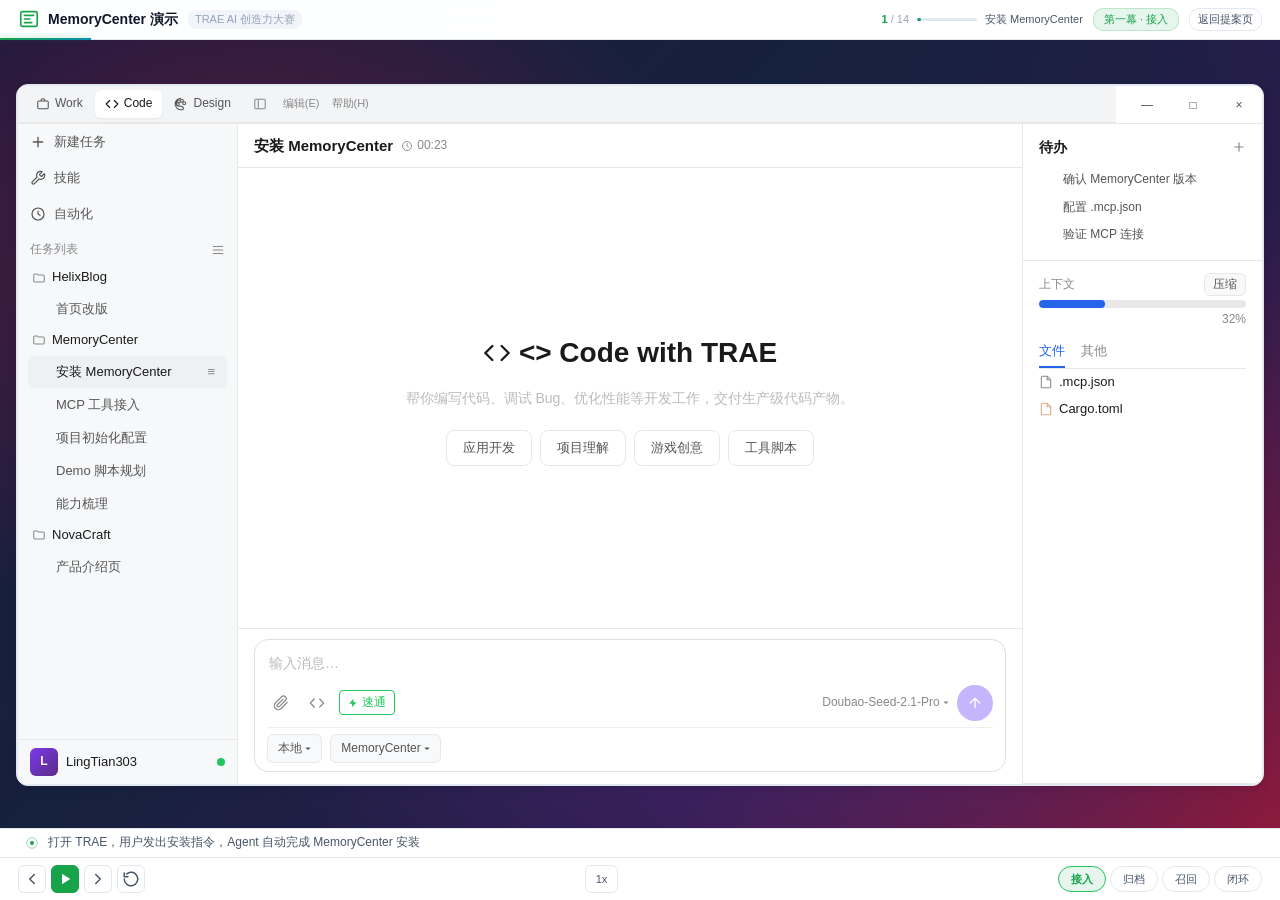
<file: contest/demo/index.html>
<!DOCTYPE html>
<html lang="zh-CN">
<head>
<meta charset="UTF-8">
<meta name="viewport" content="width=device-width, initial-scale=1.0">
<title>MemoryCenter 演示 · TRAE AI 创造力大赛</title>
<link rel="stylesheet" href="demo.css">
</head>
<body>

<!-- 顶部标题栏 -->
<header id="topbar">
  <div class="topbar-left">
    <span class="logo-mark" aria-hidden="true">
      <svg width="22" height="22" viewBox="0 0 24 24" fill="none">
        <rect x="3" y="4" width="18" height="16" rx="2" stroke="currentColor" stroke-width="1.8"/>
        <path d="M7 8h10M7 12h6M7 16h8" stroke="currentColor" stroke-width="1.8" stroke-linecap="round"/>
      </svg>
    </span>
    <span class="title-text">MemoryCenter 演示</span>
    <span class="title-sub">TRAE AI 创造力大赛</span>
  </div>
  <div class="topbar-right">
    <div class="topbar-progress-wrap">
      <span class="scene-counter">
        <span id="scene-current">0</span> / <span id="scene-total">14</span>
      </span>
      <div id="progress-track" class="progress-track">
        <div id="progress-fill" class="progress-fill"></div>
      </div>
      <span class="scene-name" id="scene-name">—</span>
    </div>
    <span id="act-label" class="act-badge">第一幕 · 接入</span>
    <a href="/" class="back-link">返回提案页</a>
  </div>
  <!-- 场景进度条（嵌入 topbar 底部） -->
  <div id="scene-progress-bar"></div>
</header>

<!-- 场景舞台：16:9 电脑屏幕容器（桌面背景图充填 stage 外区域） -->
<main id="stage-container" class="desktop-bg">
  <div id="stage" class="stage">
    <!-- 场景内容由 demo.js 动态渲染 -->
    <div id="scene-content" class="scene-content">
      <div class="loading-hint">正在加载演示…</div>
    </div>
  </div>
</main>

<!-- 旁白字幕条 -->
<div id="caption-bar">
  <div class="caption-prefix" aria-hidden="true">
    <svg width="16" height="16" viewBox="0 0 24 24" fill="none">
      <circle cx="12" cy="12" r="3" fill="currentColor"/>
      <circle cx="12" cy="12" r="8" stroke="currentColor" stroke-width="1.5" stroke-opacity="0.4"/>
    </svg>
  </div>
  <div id="caption-text" class="caption-text">演示即将开始</div>
</div>

<!-- 控制条 -->
<div id="control-bar">
  <div class="control-group">
    <button id="btn-prev" class="ctrl-btn" title="上一步 (←)" aria-label="上一步">
      <svg width="18" height="18" viewBox="0 0 24 24" fill="none"><path d="M15 6l-6 6 6 6" stroke="currentColor" stroke-width="2" stroke-linecap="round" stroke-linejoin="round"/></svg>
    </button>
    <button id="btn-play" class="ctrl-btn ctrl-btn-primary" title="播放/暂停 (空格)" aria-label="播放/暂停">
      <svg id="icon-play" width="18" height="18" viewBox="0 0 24 24" fill="none"><path d="M8 5v14l11-7z" fill="currentColor"/></svg>
      <svg id="icon-pause" width="18" height="18" viewBox="0 0 24 24" fill="none" style="display:none"><rect x="6" y="5" width="4" height="14" fill="currentColor"/><rect x="14" y="5" width="4" height="14" fill="currentColor"/></svg>
    </button>
    <button id="btn-next" class="ctrl-btn" title="下一步 (→)" aria-label="下一步">
      <svg width="18" height="18" viewBox="0 0 24 24" fill="none"><path d="M9 6l6 6-6 6" stroke="currentColor" stroke-width="2" stroke-linecap="round" stroke-linejoin="round"/></svg>
    </button>
    <button id="btn-restart" class="ctrl-btn" title="重新开始" aria-label="重新开始">
      <svg width="18" height="18" viewBox="0 0 24 24" fill="none"><path d="M3 12a9 9 0 1 0 3-6.7M3 4v5h5" stroke="currentColor" stroke-width="2" stroke-linecap="round" stroke-linejoin="round"/></svg>
    </button>
  </div>

  <div class="control-group">
    <button id="btn-speed" class="ctrl-btn ctrl-btn-toggle" title="切换播放速度" aria-label="播放速度">
      <span id="speed-label">1x</span>
    </button>
  </div>

  <div class="control-group control-acts">
    <button class="ctrl-btn btn-act" data-act="1" title="跳转到第一幕 · 接入">接入</button>
    <button class="ctrl-btn btn-act" data-act="2" title="跳转到第二幕 · 归档">归档</button>
    <button class="ctrl-btn btn-act" data-act="3" title="跳转到第三幕 · 召回">召回</button>
    <button class="ctrl-btn btn-act" data-act="4" title="跳转到第四幕 · 闭环">闭环</button>
  </div>
</div>

<script src="demo.js"></script>
</body>
</html>
</file>
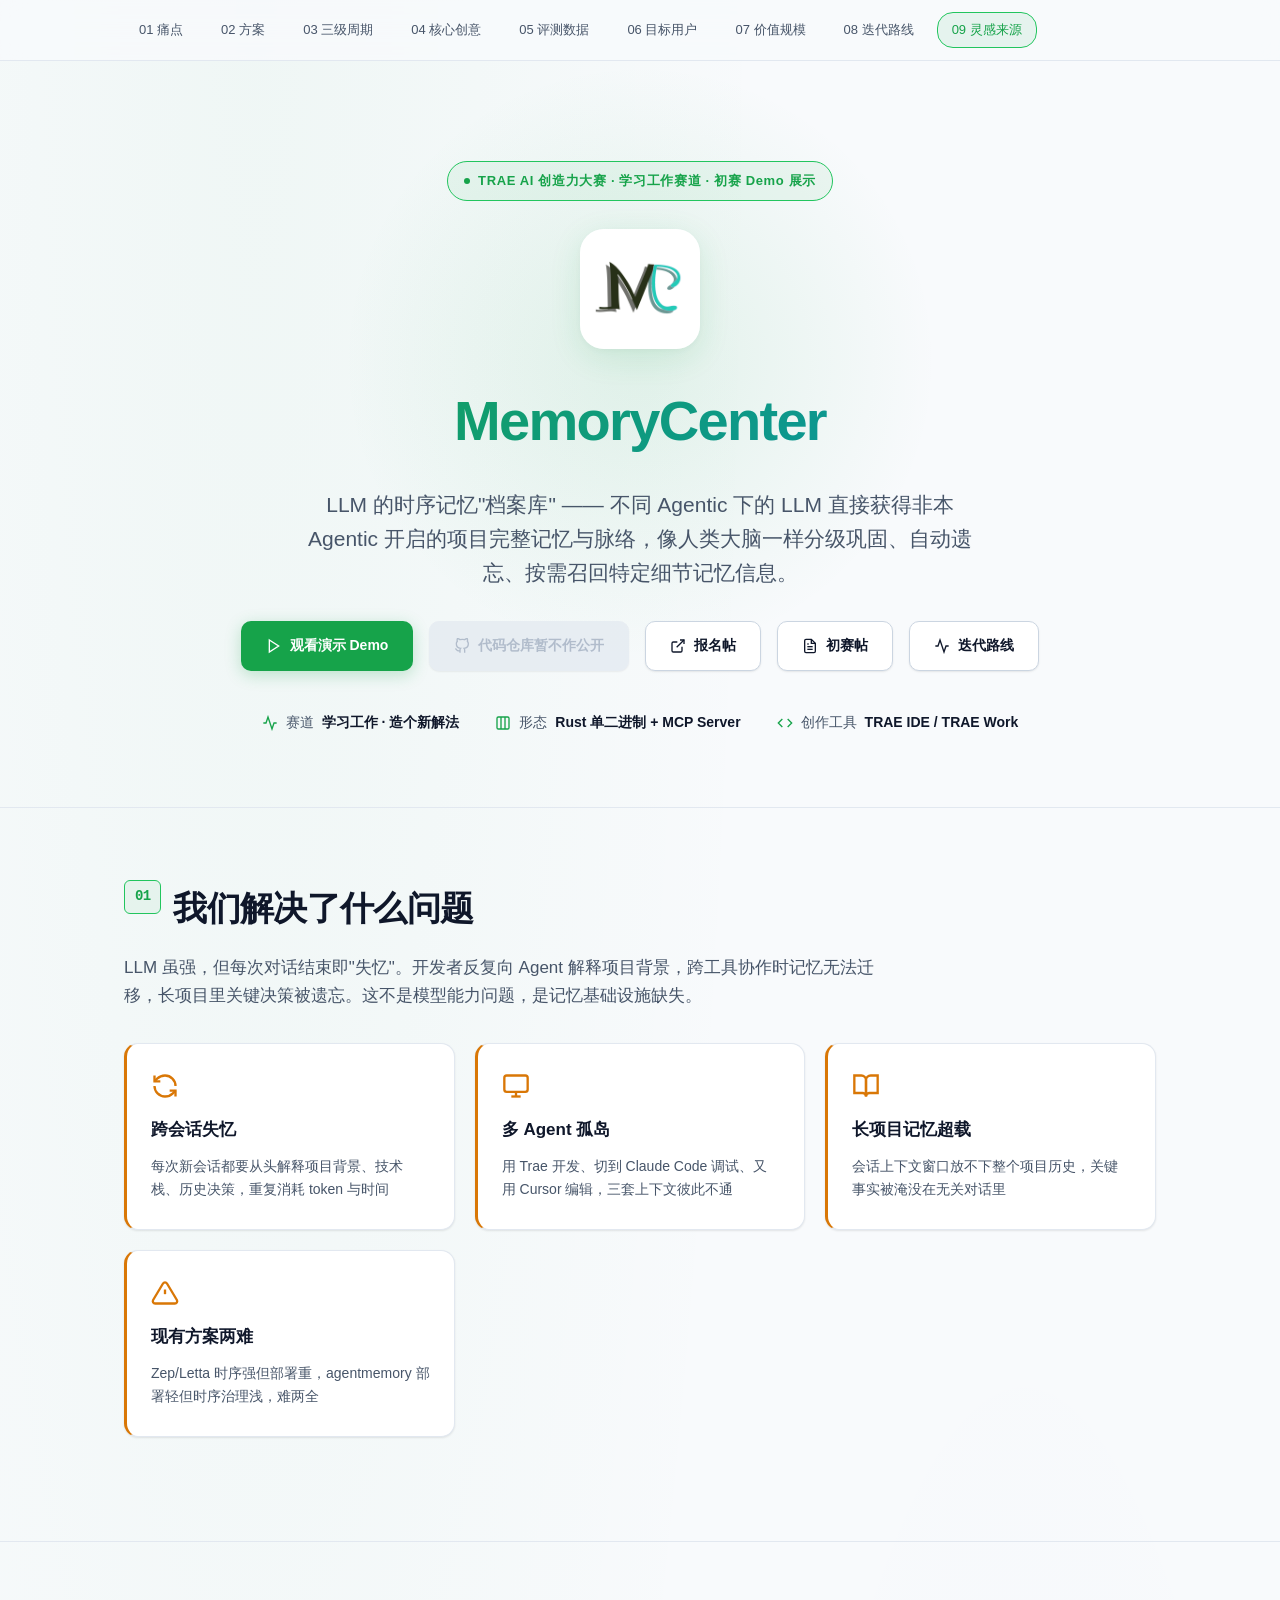
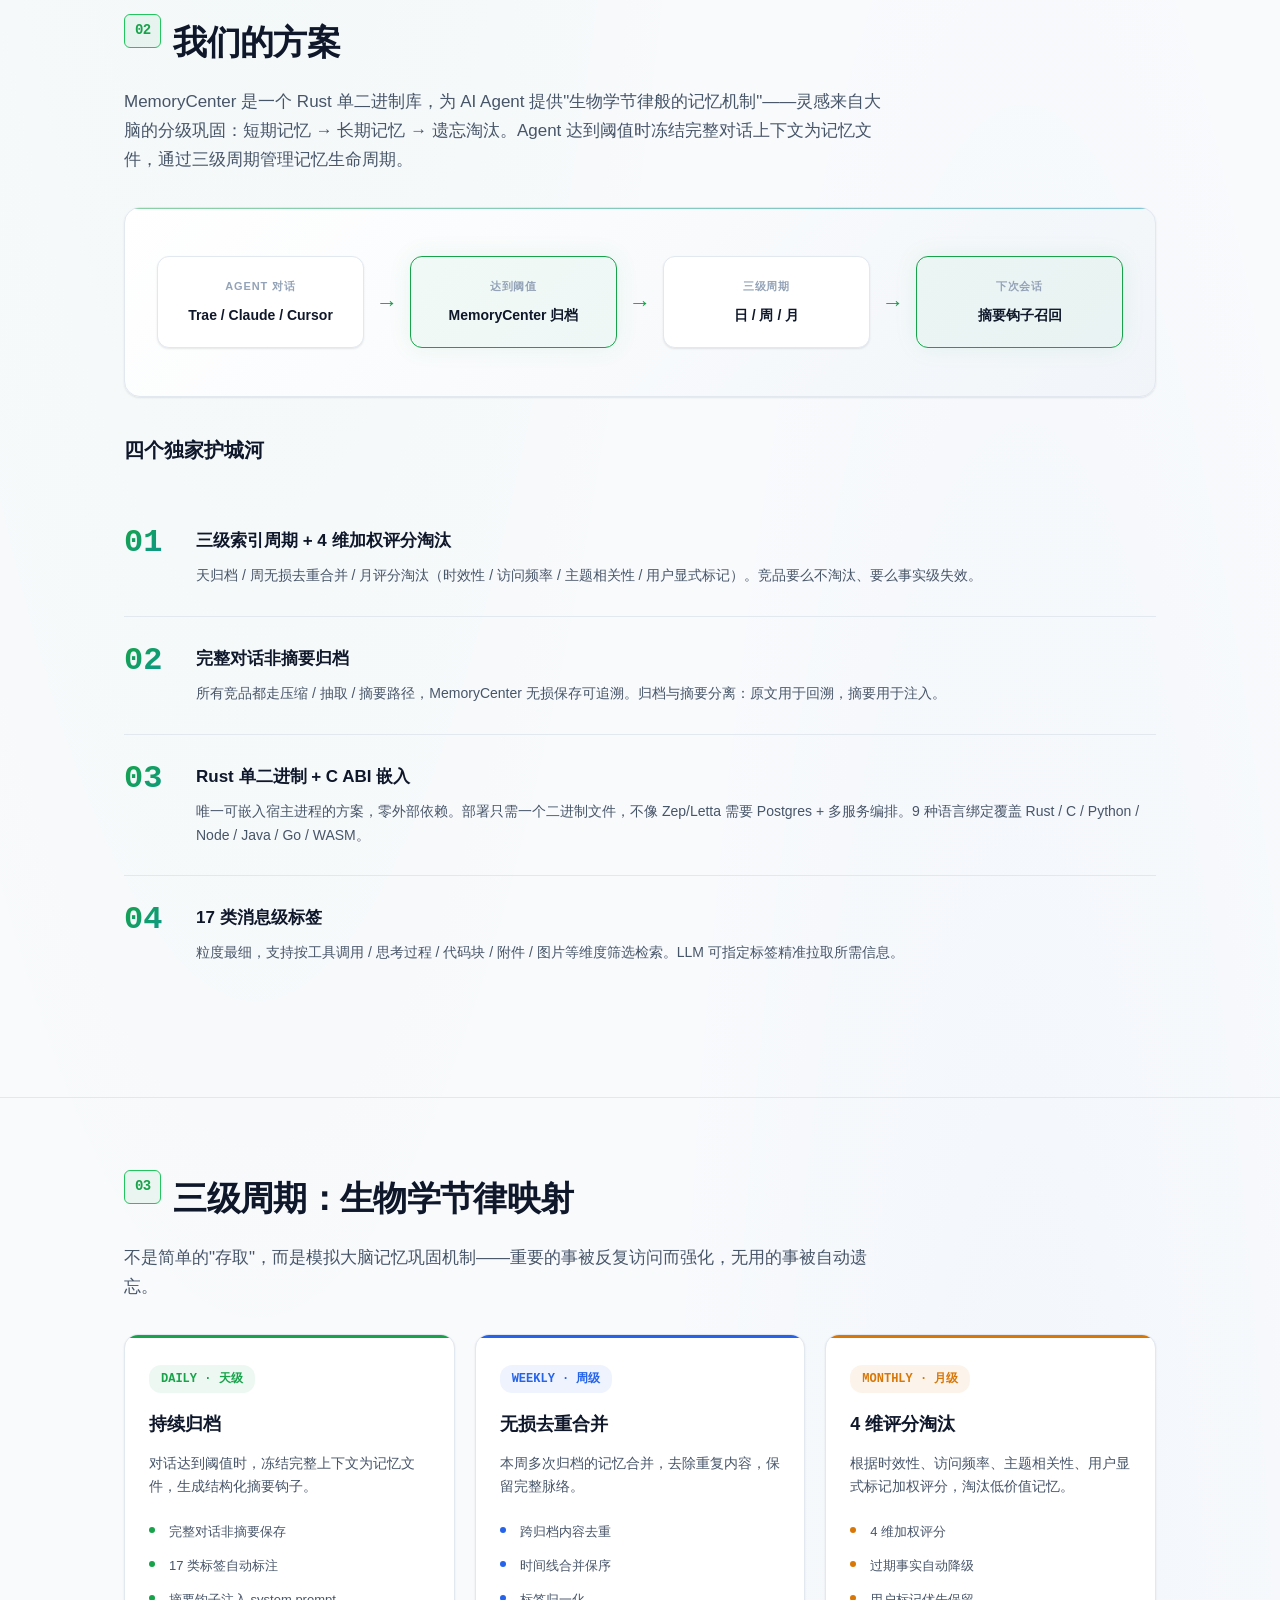
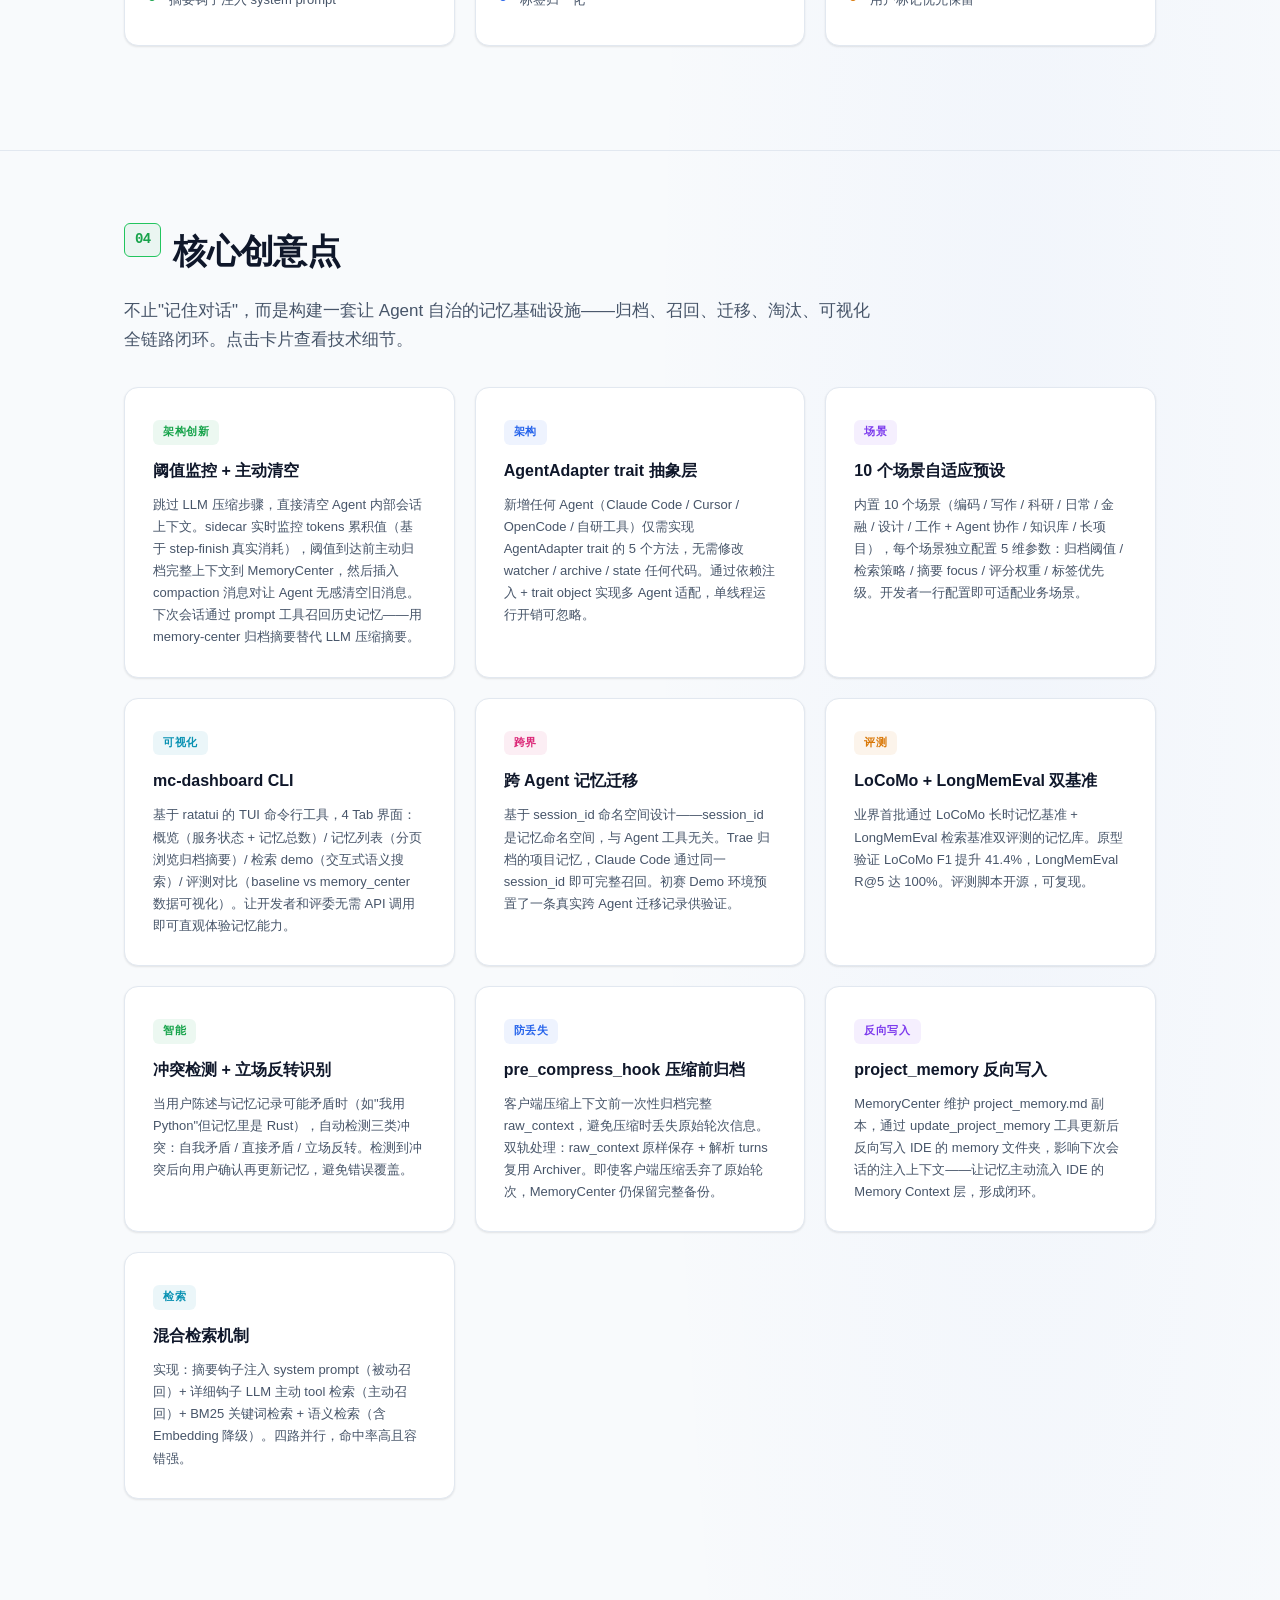
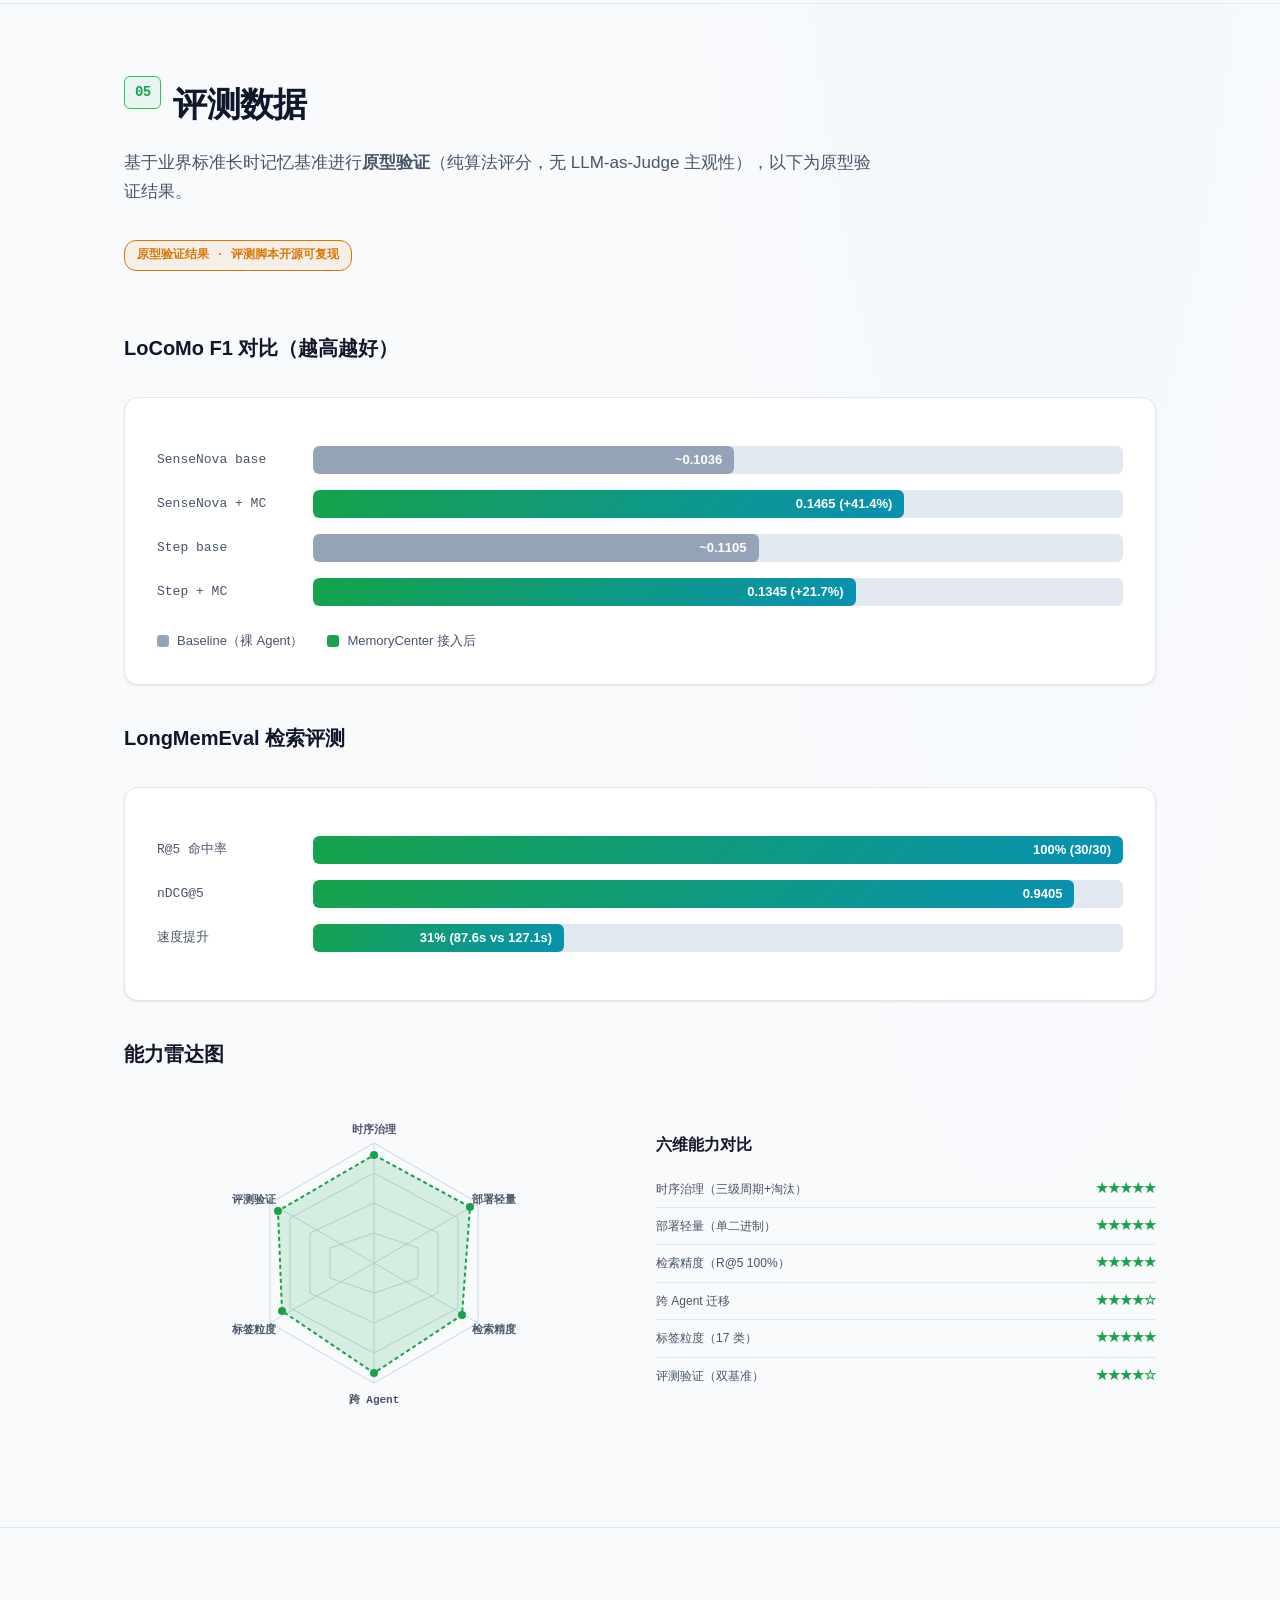
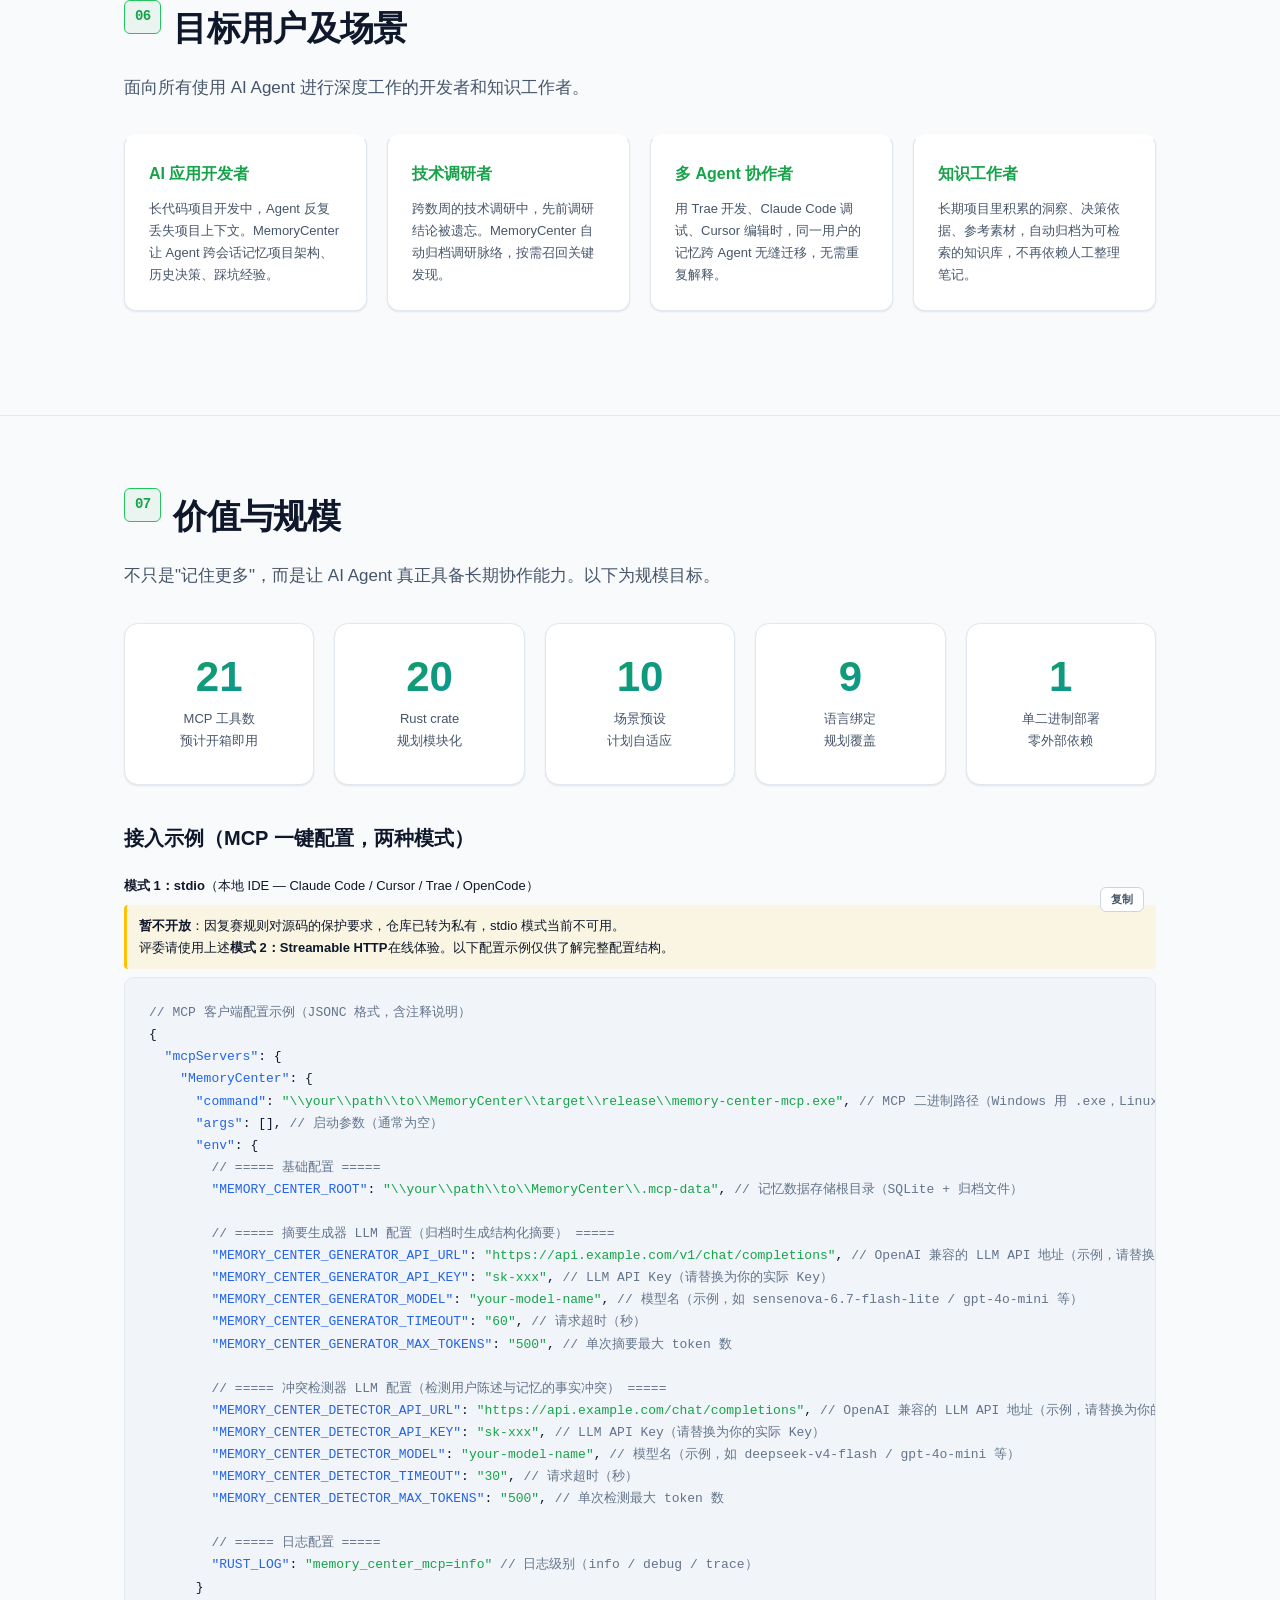
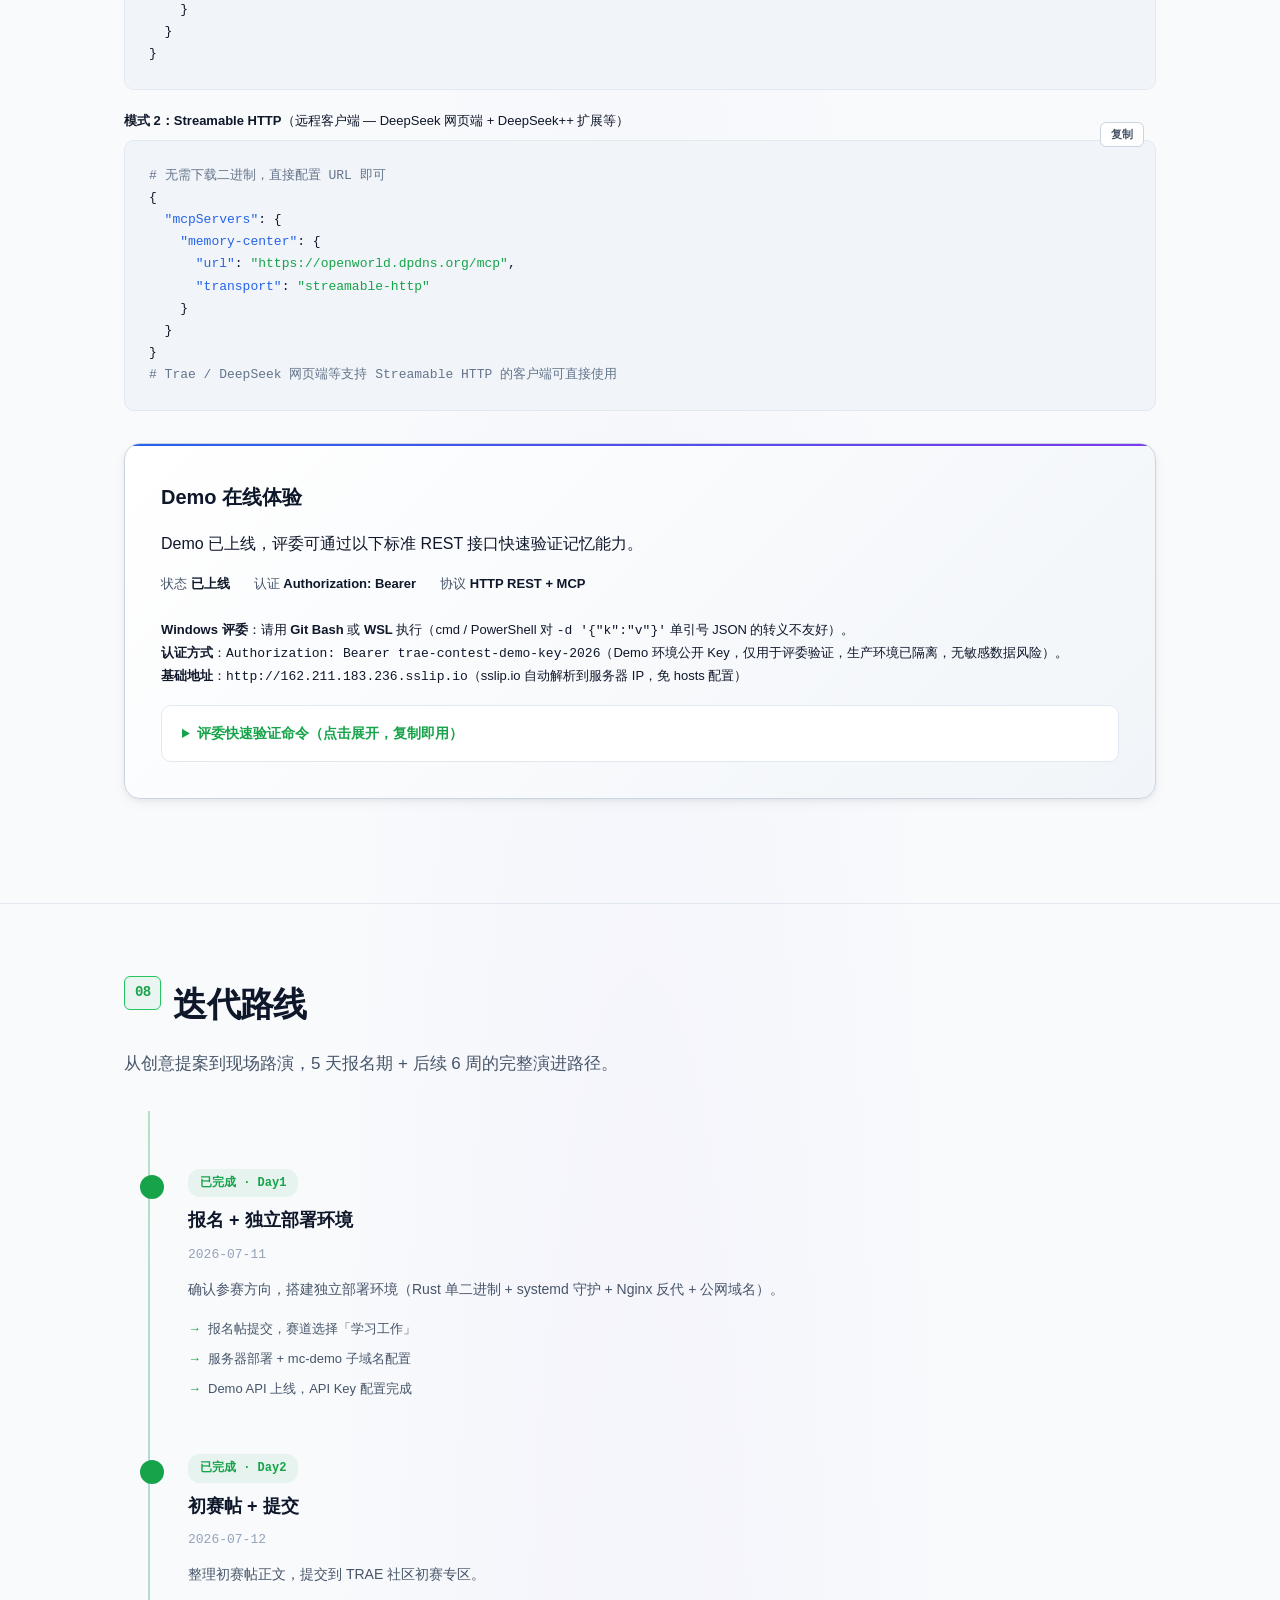
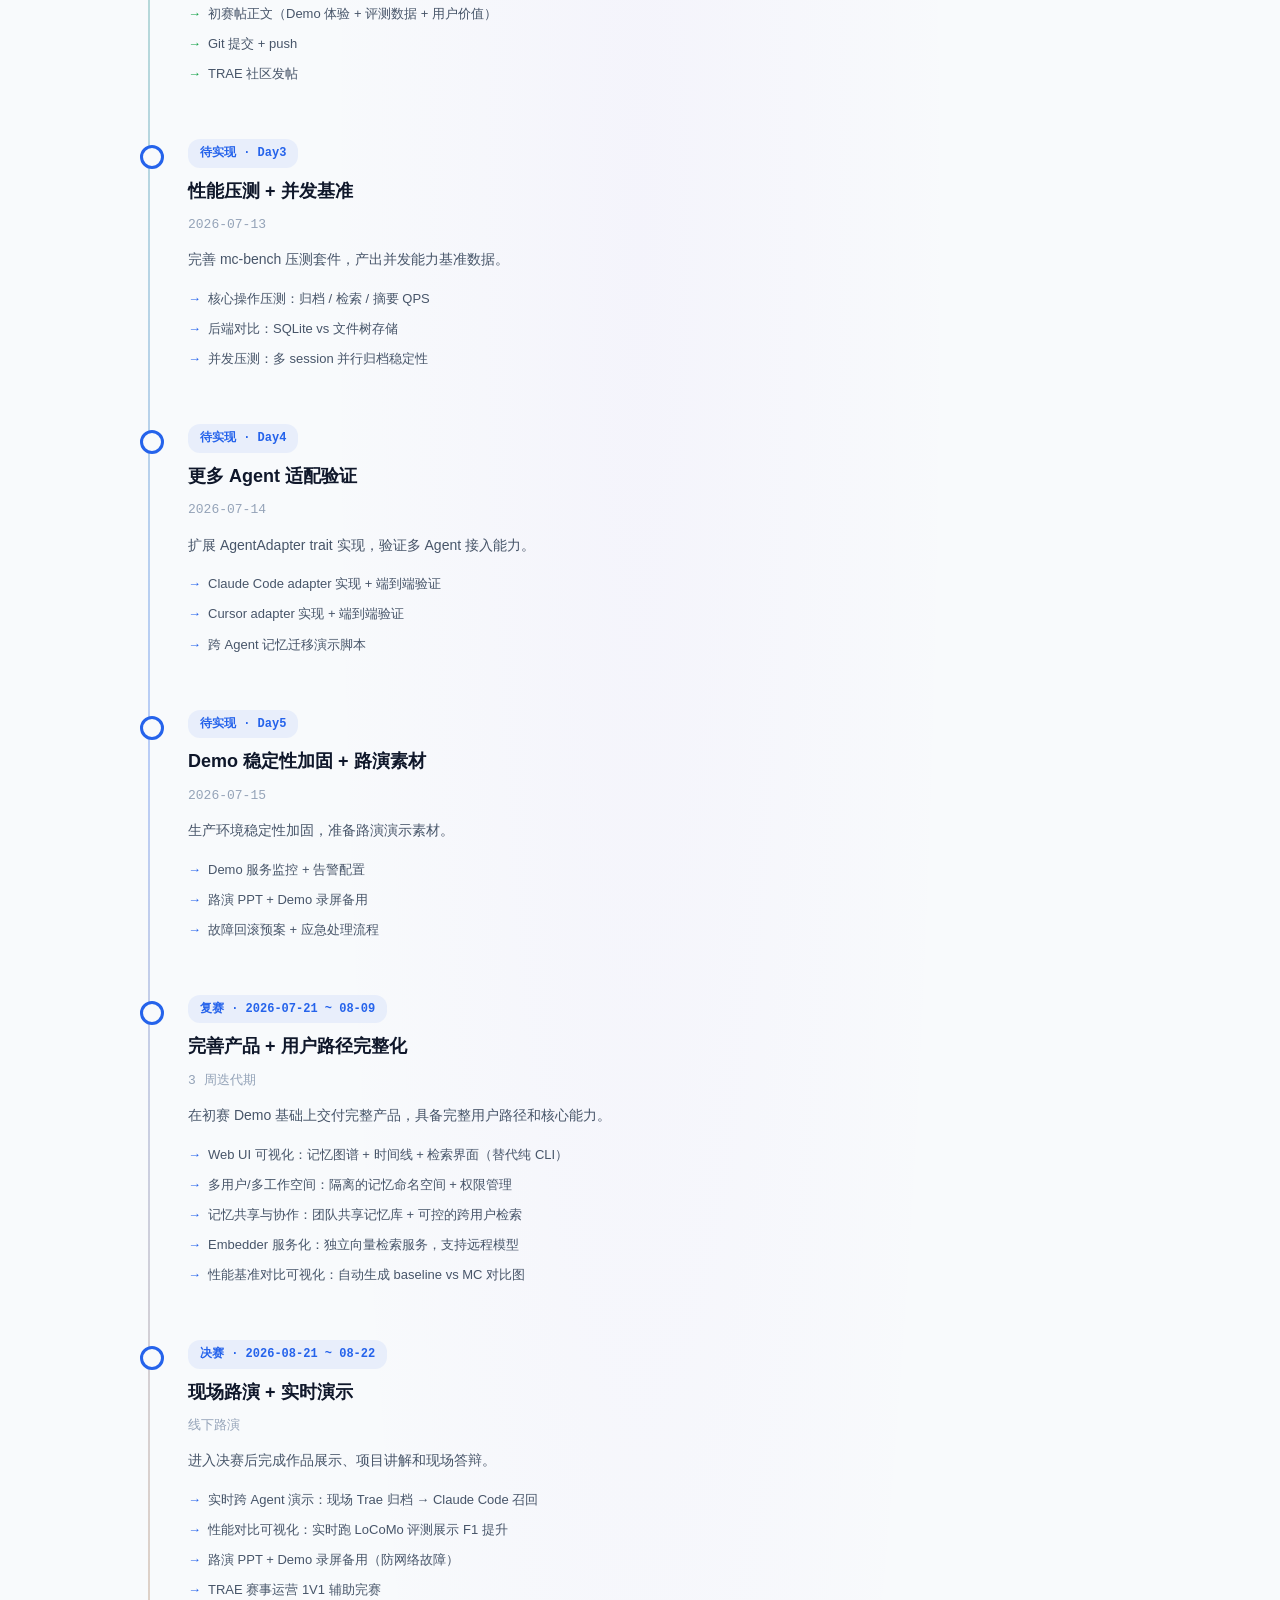
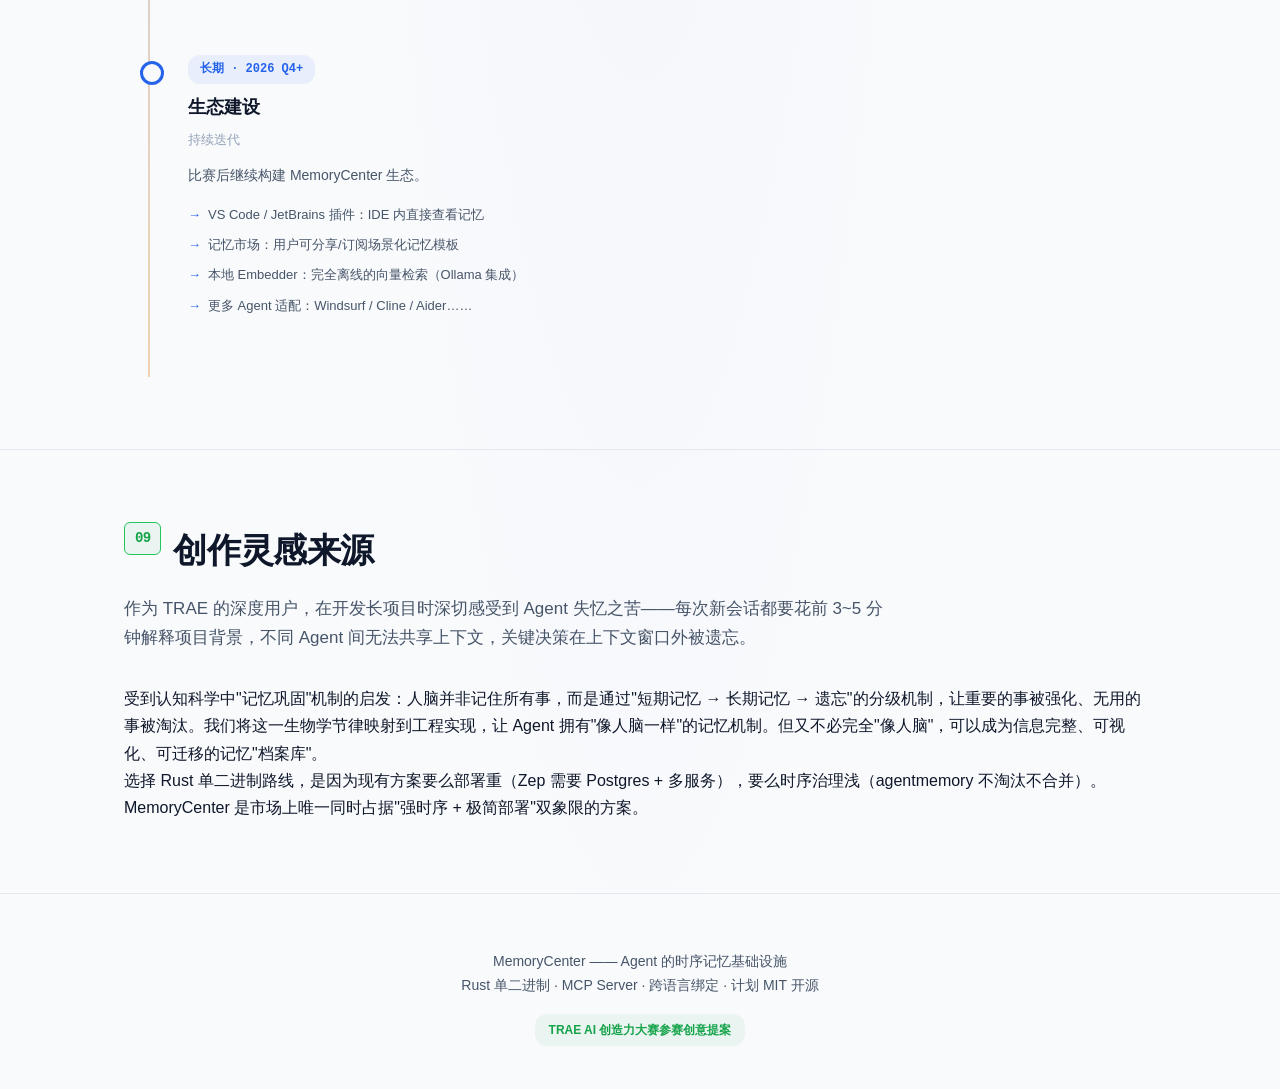
<file: contest/creative-proposal.html>
<!DOCTYPE html>
<html lang="zh-CN">
<head>
<meta charset="UTF-8">
<meta name="viewport" content="width=device-width, initial-scale=1.0">
<title>MemoryCenter — AI Agent 的时序记忆基础设施</title>
<style>
  :root {
    /* 浅色系配色 —— 白底 + 深色文字，专业稳重 */
    --bg: #f8fafc;
    --surface: #ffffff;
    --surface-2: #f1f5f9;
    --surface-3: #e2e8f0;
    --border: #e2e8f0;
    --border-strong: #cbd5e1;
    --text: #0f172a;
    --text-dim: #475569;
    --text-mute: #94a3b8;
    --accent: #16a34a;
    --accent-dim: #22c55e;
    --accent-glow: rgba(22, 163, 74, 0.1);
    --warning: #d97706;
    --memory: #2563eb;
    --memory-glow: rgba(37, 99, 235, 0.1);
    --danger: #dc2626;
    --purple: #7c3aed;
    --pink: #db2777;
    --cyan: #0891b2;
    --shadow-sm: 0 1px 3px rgba(0, 0, 0, 0.04), 0 1px 2px rgba(0, 0, 0, 0.06);
    --shadow-md: 0 4px 12px rgba(0, 0, 0, 0.05), 0 2px 4px rgba(0, 0, 0, 0.04);
    --shadow-lg: 0 12px 32px rgba(0, 0, 0, 0.08), 0 4px 12px rgba(0, 0, 0, 0.04);
    --gradient-1: linear-gradient(135deg, #16a34a 0%, #0891b2 100%);
    --gradient-2: linear-gradient(135deg, #2563eb 0%, #7c3aed 100%);
    --gradient-3: linear-gradient(135deg, #d97706 0%, #db2777 100%);
  }
  * { margin: 0; padding: 0; box-sizing: border-box; }
  html { scroll-behavior: smooth; }
  body {
    font-family: -apple-system, BlinkMacSystemFont, "Segoe UI", "PingFang SC", "Microsoft YaHei", sans-serif;
    background: var(--bg);
    background-image:
      radial-gradient(ellipse 80% 50% at 20% 0%, rgba(22, 163, 74, 0.04), transparent 50%),
      radial-gradient(ellipse 60% 40% at 80% 30%, rgba(37, 99, 235, 0.03), transparent 50%),
      radial-gradient(ellipse 50% 40% at 50% 80%, rgba(124, 58, 237, 0.03), transparent 50%);
    color: var(--text);
    line-height: 1.7;
    font-size: 16px;
    overflow-x: hidden;
    -webkit-font-smoothing: antialiased;
    -moz-osx-font-smoothing: grayscale;
  }
  .container { max-width: 1080px; margin: 0 auto; padding: 0 24px; }

  /* 滚动进度条 */
  #progress-bar {
    position: fixed;
    top: 0; left: 0;
    height: 3px;
    width: 0%;
    background: var(--gradient-1);
    z-index: 1000;
    transition: width 0.1s;
    box-shadow: 0 1px 4px rgba(22, 163, 74, 0.4);
  }

  /* Sticky 锚点导航 */
  #nav {
    position: sticky;
    top: 0;
    background: rgba(248, 250, 252, 0.88);
    backdrop-filter: blur(12px);
    -webkit-backdrop-filter: blur(12px);
    border-bottom: 1px solid var(--border);
    z-index: 100;
    padding: 12px 0;
  }
  #nav .container {
    display: flex;
    gap: 8px;
    overflow-x: auto;
    scrollbar-width: none;
  }
  #nav .container::-webkit-scrollbar { display: none; }
  #nav a {
    flex-shrink: 0;
    padding: 6px 14px;
    border-radius: 16px;
    font-size: 13px;
    color: var(--text-dim);
    text-decoration: none;
    white-space: nowrap;
    transition: all 0.2s;
    border: 1px solid transparent;
    font-weight: 500;
  }
  #nav a:hover {
    color: var(--accent);
    background: rgba(22, 163, 74, 0.06);
    border-color: var(--accent-dim);
  }

  /* Hero */
  .hero {
    padding: 100px 0 72px;
    text-align: center;
    border-bottom: 1px solid var(--border);
    position: relative;
  }
  .hero::before {
    content: "";
    position: absolute;
    top: 0; left: 50%;
    width: 600px; height: 600px;
    transform: translateX(-50%);
    background: radial-gradient(circle, var(--accent-glow) 0%, transparent 70%);
    pointer-events: none;
    z-index: 0;
  }
  .hero .container { position: relative; z-index: 1; }
  .hero-badge {
    display: inline-flex;
    align-items: center;
    gap: 8px;
    padding: 8px 16px;
    background: rgba(22, 163, 74, 0.06);
    border: 1px solid var(--accent-dim);
    border-radius: 24px;
    color: var(--accent);
    font-size: 13px;
    letter-spacing: 0.05em;
    margin-bottom: 28px;
    animation: fadeInDown 0.8s ease;
    font-weight: 600;
  }
  .hero-badge .dot {
    width: 6px; height: 6px;
    background: var(--accent);
    border-radius: 50%;
    animation: pulse 2s infinite;
  }
  .hero-logo {
    width: 120px;
    height: 120px;
    margin: 0 auto 24px;
    display: block;
    border-radius: 24px;
    box-shadow: 0 8px 32px rgba(22, 163, 74, 0.12), 0 2px 8px rgba(0, 0, 0, 0.04);
    animation: fadeIn 1s ease 0.1s both;
  }
  @media (max-width: 640px) {
    .hero-logo { width: 88px; height: 88px; border-radius: 18px; }
  }
  .hero h1 {
    font-size: 56px;
    font-weight: 700;
    letter-spacing: -0.03em;
    margin-bottom: 20px;
    background: var(--gradient-1);
    -webkit-background-clip: text;
    -webkit-text-fill-color: transparent;
    background-clip: text;
    animation: fadeIn 1s ease 0.2s both;
  }
  .hero p.tagline {
    font-size: 21px;
    color: var(--text-dim);
    max-width: 680px;
    margin: 0 auto 32px;
    line-height: 1.6;
    animation: fadeIn 1s ease 0.4s both;
  }
  .hero-cta {
    display: flex;
    justify-content: center;
    gap: 16px;
    flex-wrap: wrap;
    margin-bottom: 40px;
    animation: fadeIn 1s ease 0.5s both;
  }
  .btn {
    display: inline-flex;
    align-items: center;
    gap: 8px;
    padding: 12px 24px;
    border-radius: 10px;
    font-size: 14px;
    font-weight: 600;
    text-decoration: none;
    transition: all 0.3s;
    border: 1px solid transparent;
    cursor: pointer;
  }
  .btn-primary {
    background: var(--accent);
    color: #fff;
    box-shadow: 0 4px 16px rgba(22, 163, 74, 0.25);
  }
  .btn-primary:hover {
    transform: translateY(-2px);
    box-shadow: 0 8px 24px rgba(22, 163, 74, 0.35);
  }
  .btn-secondary {
    background: var(--surface);
    color: var(--text);
    border-color: var(--border-strong);
    box-shadow: var(--shadow-sm);
  }
  .btn-secondary:hover {
    border-color: var(--accent);
    color: var(--accent);
    transform: translateY(-2px);
    box-shadow: var(--shadow-md);
  }
  /* 灰色不可点击按钮 —— 用于代码仓库暂不公开等场景 */
  .btn-disabled {
    background: var(--surface-3);
    color: var(--text-mute);
    border-color: var(--border);
    cursor: not-allowed;
    opacity: 0.7;
  }
  .btn-disabled:hover,
  .btn-disabled:active {
    transform: none;
    border-color: var(--border);
    color: var(--text-mute);
    box-shadow: none;
  }
  .btn .icon { width: 16px; height: 16px; }
  .hero-meta {
    display: flex;
    justify-content: center;
    gap: 36px;
    flex-wrap: wrap;
    font-size: 14px;
    color: var(--text-dim);
    animation: fadeIn 1s ease 0.6s both;
  }
  .hero-meta span {
    display: inline-flex;
    align-items: center;
    gap: 8px;
  }
  .hero-meta strong { color: var(--text); font-weight: 600; }
  .hero-meta .icon { width: 16px; height: 16px; color: var(--accent); }

  /* Section */
  section { padding: 72px 0; border-bottom: 1px solid var(--border); }
  section h2 {
    font-size: 34px;
    font-weight: 700;
    margin-bottom: 16px;
    letter-spacing: -0.02em;
    color: var(--text);
  }
  section h2 .num {
    display: inline-block;
    font-size: 14px;
    color: var(--accent);
    font-family: "JetBrains Mono", monospace;
    vertical-align: top;
    margin-right: 12px;
    padding: 4px 10px;
    background: rgba(22, 163, 74, 0.06);
    border-radius: 6px;
    border: 1px solid var(--accent-dim);
    font-weight: 600;
  }
  section h3 {
    font-size: 20px;
    font-weight: 600;
    color: var(--text);
    margin: 36px 0 16px;
  }
  section .lead {
    font-size: 17px;
    color: var(--text-dim);
    margin-bottom: 32px;
    max-width: 760px;
  }
  .badge-note {
    display: inline-flex;
    align-items: center;
    gap: 6px;
    padding: 4px 12px;
    background: rgba(217, 119, 6, 0.08);
    border: 1px solid var(--warning);
    border-radius: 12px;
    font-size: 12px;
    color: var(--warning);
    margin-bottom: 24px;
    font-family: "JetBrains Mono", monospace;
    font-weight: 600;
  }

  /* Pain point grid */
  .pain-grid {
    display: grid;
    grid-template-columns: repeat(auto-fit, minmax(260px, 1fr));
    gap: 20px;
    margin: 32px 0;
  }
  .pain-card {
    background: var(--surface);
    border: 1px solid var(--border);
    border-radius: 14px;
    padding: 28px 24px;
    border-left: 3px solid var(--warning);
    transition: all 0.3s ease;
    box-shadow: var(--shadow-sm);
  }
  .pain-card:hover {
    transform: translateY(-4px);
    border-color: var(--border-strong);
    box-shadow: var(--shadow-lg);
  }
  .pain-card .icon {
    width: 28px; height: 28px;
    color: var(--warning);
    margin-bottom: 16px;
    display: block;
  }
  .pain-card h4 { font-size: 17px; font-weight: 600; margin-bottom: 10px; color: var(--text); }
  .pain-card p { font-size: 14px; color: var(--text-dim); line-height: 1.65; }

  /* Solution diagram */
  .diagram {
    background: linear-gradient(135deg, var(--surface) 0%, var(--surface-2) 100%);
    border: 1px solid var(--border);
    border-radius: 16px;
    padding: 48px 32px;
    margin: 32px 0;
    overflow-x: auto;
    position: relative;
    box-shadow: var(--shadow-sm);
  }
  .diagram::before {
    content: "";
    position: absolute;
    top: 0; left: 0; right: 0;
    height: 1px;
    background: var(--gradient-1);
    opacity: 0.5;
  }
  .flow {
    display: flex;
    align-items: center;
    justify-content: space-between;
    gap: 12px;
    min-width: 720px;
  }
  .flow-node {
    flex: 1;
    background: var(--surface);
    border: 1px solid var(--border);
    border-radius: 12px;
    padding: 20px 16px;
    text-align: center;
    font-size: 13px;
    transition: all 0.3s;
    box-shadow: var(--shadow-sm);
  }
  .flow-node:hover {
    border-color: var(--accent);
    transform: translateY(-2px);
    box-shadow: var(--shadow-md);
  }
  .flow-node.accent {
    border-color: var(--accent);
    background: rgba(22, 163, 74, 0.04);
    box-shadow: 0 0 24px rgba(22, 163, 74, 0.08);
  }
  .flow-node .label { color: var(--text-mute); font-size: 11px; margin-bottom: 8px; letter-spacing: 0.08em; text-transform: uppercase; font-weight: 600; }
  .flow-node .name { font-weight: 600; font-size: 14px; color: var(--text); }
  .flow-arrow {
    color: var(--accent);
    font-size: 22px;
    flex-shrink: 0;
    animation: pulseArrow 2s infinite;
  }

  /* Three-tier */
  .tier-grid {
    display: grid;
    grid-template-columns: repeat(3, 1fr);
    gap: 20px;
    margin: 32px 0;
  }
  .tier-card {
    background: var(--surface);
    border: 1px solid var(--border);
    border-radius: 14px;
    padding: 28px 24px;
    position: relative;
    overflow: hidden;
    transition: all 0.3s ease;
    box-shadow: var(--shadow-sm);
  }
  .tier-card:hover {
    transform: translateY(-4px);
    box-shadow: var(--shadow-lg);
  }
  .tier-card::before {
    content: "";
    position: absolute;
    top: 0; left: 0; right: 0;
    height: 3px;
    background: var(--accent);
  }
  .tier-card.weekly::before { background: var(--memory); }
  .tier-card.monthly::before { background: var(--warning); }
  .tier-card .period {
    display: inline-flex;
    align-items: center;
    gap: 6px;
    padding: 4px 12px;
    background: rgba(22, 163, 74, 0.08);
    border-radius: 12px;
    font-size: 12px;
    color: var(--accent);
    margin-bottom: 16px;
    font-family: "JetBrains Mono", monospace;
    font-weight: 600;
  }
  .tier-card.weekly .period { background: rgba(37, 99, 235, 0.08); color: var(--memory); }
  .tier-card.monthly .period { background: rgba(217, 119, 6, 0.08); color: var(--warning); }
  .tier-card h4 { font-size: 18px; margin-bottom: 12px; color: var(--text); font-weight: 600; }
  .tier-card p { font-size: 14px; color: var(--text-dim); }
  .tier-card ul { list-style: none; margin-top: 16px; }
  .tier-card li {
    font-size: 13px;
    color: var(--text-dim);
    padding: 6px 0;
    padding-left: 20px;
    position: relative;
  }
  .tier-card li::before {
    content: "";
    position: absolute;
    left: 0; top: 12px;
    width: 6px; height: 6px;
    background: var(--accent);
    border-radius: 50%;
  }
  .tier-card.weekly li::before { background: var(--memory); }
  .tier-card.monthly li::before { background: var(--warning); }

  /* Moat list */
  .moat-list { margin: 32px 0; }
  .moat-item {
    display: flex;
    gap: 24px;
    padding: 28px 0;
    border-bottom: 1px solid var(--border);
    transition: all 0.3s;
  }
  .moat-item:hover { padding-left: 12px; }
  .moat-item:last-child { border-bottom: none; }
  .moat-num {
    font-size: 32px;
    font-weight: 700;
    background: var(--gradient-1);
    -webkit-background-clip: text;
    -webkit-text-fill-color: transparent;
    background-clip: text;
    min-width: 48px;
    line-height: 1;
    font-family: "JetBrains Mono", monospace;
  }
  .moat-content h4 { font-size: 17px; margin-bottom: 8px; color: var(--text); font-weight: 600; }
  .moat-content p { font-size: 14px; color: var(--text-dim); line-height: 1.7; }

  /* Creative highlights */
  .creative-grid {
    display: grid;
    grid-template-columns: repeat(auto-fit, minmax(300px, 1fr));
    gap: 20px;
    margin: 32px 0;
  }
  .creative-card {
    background: var(--surface);
    border: 1px solid var(--border);
    border-radius: 14px;
    padding: 28px;
    position: relative;
    overflow: hidden;
    transition: all 0.3s;
    cursor: pointer;
    box-shadow: var(--shadow-sm);
  }
  .creative-card:hover {
    transform: translateY(-4px);
    border-color: var(--accent);
    box-shadow: var(--shadow-lg);
  }
  .creative-card .tag {
    display: inline-block;
    padding: 3px 10px;
    background: rgba(22, 163, 74, 0.08);
    border-radius: 6px;
    font-size: 11px;
    color: var(--accent);
    font-family: "JetBrains Mono", monospace;
    margin-bottom: 12px;
    letter-spacing: 0.05em;
    font-weight: 600;
  }
  .creative-card .tag.purple { background: rgba(124, 58, 237, 0.08); color: var(--purple); }
  .creative-card .tag.blue { background: rgba(37, 99, 235, 0.08); color: var(--memory); }
  .creative-card .tag.cyan { background: rgba(8, 145, 178, 0.08); color: var(--cyan); }
  .creative-card .tag.pink { background: rgba(219, 39, 119, 0.08); color: var(--pink); }
  .creative-card .tag.warn { background: rgba(217, 119, 6, 0.08); color: var(--warning); }
  .creative-card h4 { font-size: 16px; margin-bottom: 10px; color: var(--text); font-weight: 600; }
  .creative-card p { font-size: 13px; color: var(--text-dim); line-height: 1.7; }
  .creative-card .detail {
    margin-top: 12px;
    padding-top: 12px;
    border-top: 1px dashed var(--border-strong);
    font-size: 12px;
    color: var(--text-mute);
    display: none;
    line-height: 1.7;
  }
  .creative-card.expanded .detail { display: block; }

  /* Evaluation chart */
  .eval-chart {
    background: var(--surface);
    border: 1px solid var(--border);
    border-radius: 14px;
    padding: 32px;
    margin: 32px 0;
    box-shadow: var(--shadow-sm);
  }
  .eval-row {
    display: flex;
    align-items: center;
    gap: 16px;
    margin: 16px 0;
  }
  .eval-label {
    min-width: 140px;
    font-size: 13px;
    color: var(--text-dim);
    font-family: "JetBrains Mono", monospace;
    font-weight: 500;
  }
  .eval-bar-wrap {
    flex: 1;
    height: 28px;
    background: var(--surface-3);
    border-radius: 6px;
    overflow: hidden;
    position: relative;
  }
  .eval-bar {
    height: 100%;
    border-radius: 6px;
    display: flex;
    align-items: center;
    justify-content: flex-end;
    padding-right: 12px;
    font-size: 13px;
    font-weight: 600;
    color: #fff;
    transition: width 1.2s ease;
    width: 0;
  }
  .eval-bar.visible { width: var(--target-width); }
  .eval-bar.baseline { background: var(--text-mute); }
  .eval-bar.mc { background: var(--gradient-1); }
  .eval-legend {
    display: flex;
    gap: 24px;
    margin-top: 24px;
    font-size: 13px;
    color: var(--text-dim);
  }
  .eval-legend .swatch {
    display: inline-block;
    width: 12px; height: 12px;
    border-radius: 3px;
    margin-right: 8px;
    vertical-align: middle;
  }

  /* 雷达图（CSS 绘制） */
  .radar-wrap {
    display: grid;
    grid-template-columns: 1fr 1fr;
    gap: 32px;
    margin: 32px 0;
    align-items: center;
  }
  .radar {
    position: relative;
    width: 320px;
    height: 320px;
    margin: 0 auto;
  }
  .radar svg { width: 100%; height: 100%; }
  .radar-labels {
    font-size: 12px;
    color: var(--text-dim);
  }
  .radar-labels h4 { font-size: 16px; margin-bottom: 12px; color: var(--text); font-weight: 600; }
  .radar-labels .row {
    display: flex;
    justify-content: space-between;
    padding: 8px 0;
    border-bottom: 1px solid var(--border);
  }
  .radar-labels .row:last-child { border: none; }
  .radar-labels .val { color: var(--accent); font-family: "JetBrains Mono", monospace; font-weight: 600; }

  /* Target users */
  .target-grid {
    display: grid;
    grid-template-columns: repeat(auto-fit, minmax(240px, 1fr));
    gap: 20px;
    margin: 32px 0;
  }
  .target-card {
    background: var(--surface);
    border: 1px solid var(--border);
    border-radius: 12px;
    padding: 24px;
    transition: all 0.3s;
    border-top: 2px solid transparent;
    box-shadow: var(--shadow-sm);
  }
  .target-card:hover {
    border-top-color: var(--accent);
    transform: translateY(-2px);
    box-shadow: var(--shadow-md);
  }
  .target-card h4 { font-size: 16px; margin-bottom: 10px; color: var(--accent); font-weight: 600; }
  .target-card p { font-size: 13px; color: var(--text-dim); }

  /* Value metrics */
  .metrics {
    display: grid;
    grid-template-columns: repeat(auto-fit, minmax(170px, 1fr));
    gap: 20px;
    margin: 32px 0;
  }
  .metric {
    text-align: center;
    padding: 32px 20px;
    background: var(--surface);
    border-radius: 14px;
    border: 1px solid var(--border);
    transition: all 0.3s;
    position: relative;
    overflow: hidden;
    box-shadow: var(--shadow-sm);
  }
  .metric:hover {
    transform: translateY(-4px);
    border-color: var(--accent);
    box-shadow: 0 12px 32px rgba(22, 163, 74, 0.1);
  }
  .metric::before {
    content: "";
    position: absolute;
    top: 0; left: 0; right: 0;
    height: 2px;
    background: var(--gradient-1);
    opacity: 0;
    transition: opacity 0.3s;
  }
  .metric:hover::before { opacity: 1; }
  .metric .num {
    font-size: 42px;
    font-weight: 700;
    background: var(--gradient-1);
    -webkit-background-clip: text;
    -webkit-text-fill-color: transparent;
    background-clip: text;
    line-height: 1;
    margin-bottom: 10px;
  }
  .metric .desc { font-size: 13px; color: var(--text-dim); }

  /* Code block + copy */
  .code-wrap { position: relative; margin: 20px 0; }
  pre {
    background: var(--surface-2);
    border: 1px solid var(--border);
    border-radius: 10px;
    padding: 24px;
    overflow-x: auto;
    font-size: 13px;
    line-height: 1.7;
    font-family: "JetBrains Mono", "Consolas", "SF Mono", monospace;
    color: var(--text);
  }
  pre .com { color: #64748b; }
  pre .key { color: var(--memory); }
  pre .str { color: var(--accent); }
  pre .num { color: var(--warning); }
  .copy-btn {
    position: absolute;
    top: 12px; right: 12px;
    padding: 4px 10px;
    background: var(--surface);
    border: 1px solid var(--border-strong);
    border-radius: 6px;
    color: var(--text-dim);
    font-size: 11px;
    cursor: pointer;
    transition: all 0.2s;
    font-family: inherit;
    font-weight: 600;
  }
  .copy-btn:hover { color: var(--accent); border-color: var(--accent); }
  .copy-btn.copied { color: var(--accent); border-color: var(--accent); }

  /* Demo preview card */
  .demo-card {
    background: linear-gradient(135deg, var(--surface) 0%, var(--surface-2) 100%);
    border: 1px solid var(--border-strong);
    border-radius: 16px;
    padding: 36px;
    margin: 32px 0;
    position: relative;
    overflow: hidden;
    box-shadow: var(--shadow-md);
  }
  .demo-card::before {
    content: "";
    position: absolute;
    top: 0; left: 0; right: 0;
    height: 2px;
    background: var(--gradient-2);
  }
  .demo-card h3 { margin-top: 0; }
  .demo-card .demo-meta {
    display: flex;
    gap: 24px;
    margin: 16px 0 24px;
    flex-wrap: wrap;
    font-size: 13px;
    color: var(--text-dim);
  }
  .demo-card .demo-meta strong { color: var(--text); font-weight: 600; }
  details {
    margin-top: 16px;
    background: var(--surface);
    border: 1px solid var(--border);
    border-radius: 10px;
    padding: 16px 20px;
  }
  summary {
    cursor: pointer;
    font-size: 14px;
    font-weight: 600;
    color: var(--accent);
    user-select: none;
  }
  summary:hover { text-decoration: underline; }
  details[open] { padding-bottom: 24px; }

  /* Roadmap */
  .roadmap {
    position: relative;
    padding: 32px 0;
  }
  .roadmap::before {
    content: "";
    position: absolute;
    left: 24px;
    top: 0; bottom: 0;
    width: 2px;
    background: linear-gradient(to bottom, var(--accent), var(--memory), var(--warning));
    opacity: 0.3;
  }
  .roadmap-item {
    position: relative;
    padding: 24px 0 24px 64px;
  }
  .roadmap-item::before {
    content: "";
    position: absolute;
    left: 16px;
    top: 32px;
    width: 18px; height: 18px;
    background: var(--bg);
    border: 3px solid var(--accent);
    border-radius: 50%;
    z-index: 1;
  }
  .roadmap-item.done::before {
    background: var(--accent);
    border-color: var(--accent);
  }
  .roadmap-item.future::before {
    border-color: var(--memory);
    background: var(--bg);
  }
  .roadmap-item.planned::before {
    border-color: var(--warning);
    background: var(--bg);
    border-style: dashed;
  }
  .roadmap-item .phase {
    display: inline-block;
    padding: 4px 12px;
    background: rgba(22, 163, 74, 0.08);
    border-radius: 12px;
    font-size: 12px;
    color: var(--accent);
    font-family: "JetBrains Mono", monospace;
    margin-bottom: 8px;
    font-weight: 600;
  }
  .roadmap-item.future .phase { background: rgba(37, 99, 235, 0.08); color: var(--memory); }
  .roadmap-item.planned .phase { background: rgba(217, 119, 6, 0.08); color: var(--warning); }
  .roadmap-item h4 { font-size: 18px; margin-bottom: 8px; color: var(--text); font-weight: 600; }
  .roadmap-item .date {
    font-size: 13px;
    color: var(--text-mute);
    margin-bottom: 12px;
    font-family: "JetBrains Mono", monospace;
  }
  .roadmap-item p { font-size: 14px; color: var(--text-dim); }
  .roadmap-item ul {
    list-style: none;
    margin-top: 12px;
  }
  .roadmap-item li {
    font-size: 13px;
    color: var(--text-dim);
    padding: 4px 0;
    padding-left: 20px;
    position: relative;
  }
  .roadmap-item li::before {
    content: "→";
    position: absolute;
    left: 0;
    color: var(--accent);
    font-weight: 600;
  }
  .roadmap-item.future li::before { color: var(--memory); }
  .roadmap-item.planned li::before { color: var(--warning); }

  /* Footer */
  footer {
    padding: 56px 0;
    text-align: center;
    color: var(--text-dim);
    font-size: 14px;
  }
  footer .tag {
    display: inline-block;
    padding: 6px 14px;
    background: rgba(22, 163, 74, 0.06);
    border-radius: 12px;
    color: var(--accent);
    font-size: 12px;
    margin-top: 16px;
    font-weight: 600;
  }

  /* Animations */
  @keyframes fadeIn {
    from { opacity: 0; }
    to { opacity: 1; }
  }
  @keyframes fadeInDown {
    from { opacity: 0; transform: translateY(-10px); }
    to { opacity: 1; transform: translateY(0); }
  }
  @keyframes pulse {
    0%, 100% { opacity: 1; }
    50% { opacity: 0.5; }
  }
  @keyframes pulseArrow {
    0%, 100% { opacity: 1; transform: translateX(0); }
    50% { opacity: 0.6; transform: translateX(3px); }
  }

  /* 响应式适配 */
  @media (max-width: 1024px) {
    .hero h1 { font-size: 44px; }
    .hero p.tagline { font-size: 19px; }
    section h2 { font-size: 30px; }
    .tier-grid { grid-template-columns: repeat(2, 1fr); }
    .radar-wrap { grid-template-columns: 1fr; }
    .radar { width: 280px; height: 280px; }
    .hero-meta { gap: 20px; }
  }

  @media (max-width: 720px) {
    .hero { padding: 64px 0 48px; }
    .hero h1 { font-size: 36px; }
    .hero p.tagline { font-size: 17px; }
    .hero-cta { gap: 12px; }
    .btn { padding: 10px 20px; font-size: 13px; }
    section { padding: 56px 0; }
    section h2 { font-size: 26px; }
    section h2 .num { font-size: 12px; padding: 3px 8px; }
    section .lead { font-size: 15px; }
    .tier-grid { grid-template-columns: 1fr; }
    .flow { flex-direction: column; min-width: auto; }
    .flow-arrow { transform: rotate(90deg); }
    .roadmap::before { left: 16px; }
    .roadmap-item { padding-left: 48px; }
    .roadmap-item::before { left: 8px; }
    .radar-wrap { grid-template-columns: 1fr; }
    .radar { width: 240px; height: 240px; }
    #nav .container { gap: 4px; }
    #nav a { padding: 6px 10px; font-size: 12px; }
    .hero-meta { gap: 16px; font-size: 13px; }
    .hero-meta span { width: 100%; justify-content: center; }
    .diagram { padding: 28px 20px; }
    .eval-chart { padding: 24px 20px; }
    .demo-card { padding: 24px 20px; }
    .eval-label { min-width: 100px; font-size: 12px; }
    .metric { padding: 24px 16px; }
    .metric .num { font-size: 34px; }
  }

  @media (max-width: 480px) {
    .container { padding: 0 16px; }
    .hero h1 { font-size: 30px; }
    .creative-grid { grid-template-columns: 1fr; }
    .pain-grid { grid-template-columns: 1fr; }
    .target-grid { grid-template-columns: 1fr; }
    .moat-item { gap: 16px; padding: 20px 0; }
    .moat-num { font-size: 26px; min-width: 36px; }
  }
</style>
</head>
<body>

<div id="progress-bar"></div>

<!-- Sticky 锚点导航 -->
<nav id="nav">
  <div class="container">
    <a href="#pain">01 痛点</a>
    <a href="#solution">02 方案</a>
    <a href="#tier">03 三级周期</a>
    <a href="#creative">04 核心创意</a>
    <a href="#eval">05 评测数据</a>
    <a href="#users">06 目标用户</a>
    <a href="#value">07 价值规模</a>
    <a href="#roadmap">08 迭代路线</a>
    <a href="#story">09 灵感来源</a>
  </div>
</nav>

<header class="hero">
  <div class="container">
    <span class="hero-badge">
      <span class="dot"></span>
      TRAE AI 创造力大赛 · 学习工作赛道 · 初赛 Demo 展示
    </span>
<img class="hero-logo" src="[data-uri]" alt="MemoryCenter Logo">
        <h1>MemoryCenter</h1>
    <p class="tagline">LLM 的时序记忆"档案库" —— 不同 Agentic 下的 LLM 直接获得非本 Agentic 开启的项目完整记忆与脉络，像人类大脑一样分级巩固、自动遗忘、按需召回特定细节记忆信息。</p>
    <div class="hero-cta">
      <a class="btn btn-primary" href="/demo/">
        <svg class="icon" viewBox="0 0 24 24" fill="none" stroke="currentColor" stroke-width="2"><polygon points="5 3 19 12 5 21 5 3"/></svg>
        观看演示 Demo
      </a>
      <span class="btn btn-secondary btn-disabled" aria-disabled="true" title="代码仓库暂不作公开">
        <svg class="icon" viewBox="0 0 24 24" fill="none" stroke="currentColor" stroke-width="2"><path d="M9 19c-5 1.5-5-2.5-7-3m14 6v-3.87a3.37 3.37 0 0 0-.94-2.61c3.14-.35 6.44-1.54 6.44-7A5.44 5.44 0 0 0 20 4.77 5.07 5.07 0 0 0 19.91 1S18.73.65 16 2.48a13.38 13.38 0 0 0-7 0C6.27.65 5.09 1 5.09 1A5.07 5.07 0 0 0 5 4.77a5.44 5.44 0 0 0-1.5 3.78c0 5.42 3.3 6.61 6.44 7A3.37 3.37 0 0 0 9 18.13V22"/></svg>
        代码仓库暂不作公开
      </span>
      <a class="btn btn-secondary" href="https://forum.trae.cn/t/topic/112215" target="_blank" rel="noopener">
        <svg class="icon" viewBox="0 0 24 24" fill="none" stroke="currentColor" stroke-width="2"><path d="M18 13v6a2 2 0 0 1-2 2H5a2 2 0 0 1-2-2V8a2 2 0 0 1 2-2h6"/><polyline points="15 3 21 3 21 9"/><line x1="10" y1="14" x2="21" y2="3"/></svg>
        报名帖
      </a>
      <a class="btn btn-secondary" href="https://forum.trae.cn/t/topic/147825" target="_blank" rel="noopener">
        <svg class="icon" viewBox="0 0 24 24" fill="none" stroke="currentColor" stroke-width="2"><path d="M14 2H6a2 2 0 0 0-2 2v16a2 2 0 0 0 2 2h12a2 2 0 0 0 2-2V8z"/><polyline points="14 2 14 8 20 8"/><line x1="16" y1="13" x2="8" y2="13"/><line x1="16" y1="17" x2="8" y2="17"/><polyline points="10 9 9 9 8 9"/></svg>
        初赛帖
      </a>
      <a class="btn btn-secondary" href="#roadmap">
        <svg class="icon" viewBox="0 0 24 24" fill="none" stroke="currentColor" stroke-width="2"><polyline points="22 12 18 12 15 21 9 3 6 12 2 12"/></svg>
        迭代路线
      </a>
    </div>
    <div class="hero-meta">
      <span>
        <svg class="icon" viewBox="0 0 24 24" fill="none" stroke="currentColor" stroke-width="2"><path d="M22 12h-4l-3 9L9 3l-3 9H2"/></svg>
        赛道 <strong>学习工作 · 造个新解法</strong>
      </span>
      <span>
        <svg class="icon" viewBox="0 0 24 24" fill="none" stroke="currentColor" stroke-width="2"><rect x="3" y="3" width="18" height="18" rx="2"/><path d="M9 3v18M15 3v18"/></svg>
        形态 <strong>Rust 单二进制 + MCP Server</strong>
      </span>
      <span>
        <svg class="icon" viewBox="0 0 24 24" fill="none" stroke="currentColor" stroke-width="2"><polyline points="16 18 22 12 16 6"/><polyline points="8 6 2 12 8 18"/></svg>
        创作工具 <strong>TRAE IDE / TRAE Work</strong>
      </span>
    </div>
  </div>
</header>

<section id="pain">
  <div class="container">
    <h2><span class="num">01</span>我们解决了什么问题</h2>
    <p class="lead">LLM 虽强，但每次对话结束即"失忆"。开发者反复向 Agent 解释项目背景，跨工具协作时记忆无法迁移，长项目里关键决策被遗忘。这不是模型能力问题，是记忆基础设施缺失。</p>

    <div class="pain-grid">
      <div class="pain-card">
        <svg class="icon" viewBox="0 0 24 24" fill="none" stroke="currentColor" stroke-width="2"><path d="M21 12a9 9 0 0 0-9-9 9.75 9.75 0 0 0-6.74 2.74L3 8"/><path d="M3 3v5h5"/><path d="M3 12a9 9 0 0 0 9 9 9.75 9.75 0 0 0 6.74-2.74L21 16"/><path d="M16 16h5v5"/></svg>
        <h4>跨会话失忆</h4>
        <p>每次新会话都要从头解释项目背景、技术栈、历史决策，重复消耗 token 与时间</p>
      </div>
      <div class="pain-card">
        <svg class="icon" viewBox="0 0 24 24" fill="none" stroke="currentColor" stroke-width="2"><rect x="2" y="3" width="20" height="14" rx="2"/><line x1="8" y1="21" x2="16" y2="21"/><line x1="12" y1="17" x2="12" y2="21"/></svg>
        <h4>多 Agent 孤岛</h4>
        <p>用 Trae 开发、切到 Claude Code 调试、又用 Cursor 编辑，三套上下文彼此不通</p>
      </div>
      <div class="pain-card">
        <svg class="icon" viewBox="0 0 24 24" fill="none" stroke="currentColor" stroke-width="2"><path d="M2 3h6a4 4 0 0 1 4 4v14a3 3 0 0 0-3-3H2z"/><path d="M22 3h-6a4 4 0 0 0-4 4v14a3 3 0 0 1 3-3h7z"/></svg>
        <h4>长项目记忆超载</h4>
        <p>会话上下文窗口放不下整个项目历史，关键事实被淹没在无关对话里</p>
      </div>
      <div class="pain-card">
        <svg class="icon" viewBox="0 0 24 24" fill="none" stroke="currentColor" stroke-width="2"><path d="M10.29 3.86L1.82 18a2 2 0 0 0 1.71 3h16.94a2 2 0 0 0 1.71-3L13.71 3.86a2 2 0 0 0-3.42 0z"/><line x1="12" y1="9" x2="12" y2="13"/><line x1="12" y1="17" x2="12.01" y2="17"/></svg>
        <h4>现有方案两难</h4>
        <p>Zep/Letta 时序强但部署重，agentmemory 部署轻但时序治理浅，难两全</p>
      </div>
    </div>
  </div>
</section>

<section id="solution">
  <div class="container">
    <h2><span class="num">02</span>我们的方案</h2>
    <p class="lead">MemoryCenter 是一个 Rust 单二进制库，为 AI Agent 提供"生物学节律般的记忆机制"——灵感来自大脑的分级巩固：短期记忆 → 长期记忆 → 遗忘淘汰。Agent 达到阈值时冻结完整对话上下文为记忆文件，通过三级周期管理记忆生命周期。</p>

    <div class="diagram">
      <div class="flow">
        <div class="flow-node">
          <div class="label">Agent 对话</div>
          <div class="name">Trae / Claude / Cursor</div>
        </div>
        <div class="flow-arrow">→</div>
        <div class="flow-node accent">
          <div class="label">达到阈值</div>
          <div class="name">MemoryCenter 归档</div>
        </div>
        <div class="flow-arrow">→</div>
        <div class="flow-node">
          <div class="label">三级周期</div>
          <div class="name">日 / 周 / 月</div>
        </div>
        <div class="flow-arrow">→</div>
        <div class="flow-node accent">
          <div class="label">下次会话</div>
          <div class="name">摘要钩子召回</div>
        </div>
      </div>
    </div>

    <h3>四个独家护城河</h3>
    <div class="moat-list">
      <div class="moat-item">
        <div class="moat-num">01</div>
        <div class="moat-content">
          <h4>三级索引周期 + 4 维加权评分淘汰</h4>
          <p>天归档 / 周无损去重合并 / 月评分淘汰（时效性 / 访问频率 / 主题相关性 / 用户显式标记）。竞品要么不淘汰、要么事实级失效。</p>
        </div>
      </div>
      <div class="moat-item">
        <div class="moat-num">02</div>
        <div class="moat-content">
          <h4>完整对话非摘要归档</h4>
          <p>所有竞品都走压缩 / 抽取 / 摘要路径，MemoryCenter 无损保存可追溯。归档与摘要分离：原文用于回溯，摘要用于注入。</p>
        </div>
      </div>
      <div class="moat-item">
        <div class="moat-num">03</div>
        <div class="moat-content">
          <h4>Rust 单二进制 + C ABI 嵌入</h4>
          <p>唯一可嵌入宿主进程的方案，零外部依赖。部署只需一个二进制文件，不像 Zep/Letta 需要 Postgres + 多服务编排。9 种语言绑定覆盖 Rust / C / Python / Node / Java / Go / WASM。</p>
        </div>
      </div>
      <div class="moat-item">
        <div class="moat-num">04</div>
        <div class="moat-content">
          <h4>17 类消息级标签</h4>
          <p>粒度最细，支持按工具调用 / 思考过程 / 代码块 / 附件 / 图片等维度筛选检索。LLM 可指定标签精准拉取所需信息。</p>
        </div>
      </div>
    </div>
  </div>
</section>

<section id="tier">
  <div class="container">
    <h2><span class="num">03</span>三级周期：生物学节律映射</h2>
    <p class="lead">不是简单的"存取"，而是模拟大脑记忆巩固机制——重要的事被反复访问而强化，无用的事被自动遗忘。</p>

    <div class="tier-grid">
      <div class="tier-card">
        <span class="period">DAILY · 天级</span>
        <h4>持续归档</h4>
        <p>对话达到阈值时，冻结完整上下文为记忆文件，生成结构化摘要钩子。</p>
        <ul>
          <li>完整对话非摘要保存</li>
          <li>17 类标签自动标注</li>
          <li>摘要钩子注入 system prompt</li>
        </ul>
      </div>
      <div class="tier-card weekly">
        <span class="period">WEEKLY · 周级</span>
        <h4>无损去重合并</h4>
        <p>本周多次归档的记忆合并，去除重复内容，保留完整脉络。</p>
        <ul>
          <li>跨归档内容去重</li>
          <li>时间线合并保序</li>
          <li>标签归一化</li>
        </ul>
      </div>
      <div class="tier-card monthly">
        <span class="period">MONTHLY · 月级</span>
        <h4>4 维评分淘汰</h4>
        <p>根据时效性、访问频率、主题相关性、用户显式标记加权评分，淘汰低价值记忆。</p>
        <ul>
          <li>4 维加权评分</li>
          <li>过期事实自动降级</li>
          <li>用户标记优先保留</li>
        </ul>
      </div>
    </div>
  </div>
</section>

<section id="creative">
  <div class="container">
    <h2><span class="num">04</span>核心创意点</h2>
    <p class="lead">不止"记住对话"，而是构建一套让 Agent 自治的记忆基础设施——归档、召回、迁移、淘汰、可视化全链路闭环。点击卡片查看技术细节。</p>

    <div class="creative-grid">
      <div class="creative-card" onclick="this.classList.toggle('expanded')">
        <div class="tag">架构创新</div>
        <h4>阈值监控 + 主动清空</h4>
        <p>跳过 LLM 压缩步骤，直接清空 Agent 内部会话上下文。sidecar 实时监控 tokens 累积值（基于 step-finish 真实消耗），阈值到达前主动归档完整上下文到 MemoryCenter，然后插入 compaction 消息对让 Agent 无感清空旧消息。下次会话通过 prompt 工具召回历史记忆——用 memory-center 归档摘要替代 LLM 压缩摘要。</p>
        <div class="detail">技术构想：sidecar 轮询 Agent DB 的 step-finish part 提取 input/output/reasoning tokens，累积值达到阈值 80% 时触发主动归档 + 插入 compaction 消息对。Agent 下次加载时通过 completedCompactions() 将旧消息加入 hidden 集合，实现无感清空。</div>
      </div>
      <div class="creative-card" onclick="this.classList.toggle('expanded')">
        <div class="tag blue">架构</div>
        <h4>AgentAdapter trait 抽象层</h4>
        <p>新增任何 Agent（Claude Code / Cursor / OpenCode / 自研工具）仅需实现 AgentAdapter trait 的 5 个方法，无需修改 watcher / archive / state 任何代码。通过依赖注入 + trait object 实现多 Agent 适配，单线程运行开销可忽略。</p>
        <div class="detail">规划 5 个方法：query_active_sessions / extract_turns / query_tail_start_id / insert_compaction_pair / query_active_sessions_tokens。新增 Agent 只需 impl AgentAdapter for XxxDb + main.rs 加 match 分支。</div>
      </div>
      <div class="creative-card" onclick="this.classList.toggle('expanded')">
        <div class="tag purple">场景</div>
        <h4>10 个场景自适应预设</h4>
        <p>内置 10 个场景（编码 / 写作 / 科研 / 日常 / 金融 / 设计 / 工作 + Agent 协作 / 知识库 / 长项目），每个场景独立配置 5 维参数：归档阈值 / 检索策略 / 摘要 focus / 评分权重 / 标签优先级。开发者一行配置即可适配业务场景。</p>
        <div class="detail">场景检测构想：LLM 集成层根据对话内容自动识别场景，也可由用户显式指定。CombinedProfile 构建器合并 Agent + Scenario + Model 三维预设。</div>
      </div>
      <div class="creative-card" onclick="this.classList.toggle('expanded')">
        <div class="tag cyan">可视化</div>
        <h4>mc-dashboard CLI</h4>
        <p>基于 ratatui 的 TUI 命令行工具，4 Tab 界面：概览（服务状态 + 记忆总数）/ 记忆列表（分页浏览归档摘要）/ 检索 demo（交互式语义搜索）/ 评测对比（baseline vs memory_center 数据可视化）。让开发者和评委无需 API 调用即可直观体验记忆能力。</p>
        <div class="detail">规划第 20 个 crate：memory-center-dashboard。预计支持 SSH 隧道远程连接服务器端 MemoryCenter 实例，本地 TUI 浏览远程记忆。</div>
      </div>
      <div class="creative-card" onclick="this.classList.toggle('expanded')">
        <div class="tag pink">跨界</div>
        <h4>跨 Agent 记忆迁移</h4>
        <p>基于 session_id 命名空间设计——session_id 是记忆命名空间，与 Agent 工具无关。Trae 归档的项目记忆，Claude Code 通过同一 session_id 即可完整召回。初赛 Demo 环境预置了一条真实跨 Agent 迁移记录供验证。</p>
        <div class="detail">原理构想：记忆按 session_id 隔离存储，不同 Agent 工具只要配置同一 session_id 即可共享记忆。配合 AgentAdapter trait，每个 Agent 的对话格式都被归一化为统一 SidecarTurn 结构。</div>
      </div>
      <div class="creative-card" onclick="this.classList.toggle('expanded')">
        <div class="tag warn">评测</div>
        <h4>LoCoMo + LongMemEval 双基准</h4>
        <p>业界首批通过 LoCoMo 长时记忆基准 + LongMemEval 检索基准双评测的记忆库。原型验证 LoCoMo F1 提升 41.4%，LongMemEval R@5 达 100%。评测脚本开源，可复现。</p>
        <div class="detail">LoCoMo：长对话记忆基准，纯算法评分无 LLM-as-Judge 主观性。LongMemEval：500 题检索评测，30 题抽样原型验证 R@5=100% / nDCG@5=0.9405。</div>
      </div>
      <div class="creative-card" onclick="this.classList.toggle('expanded')">
        <div class="tag">智能</div>
        <h4>冲突检测 + 立场反转识别</h4>
        <p>当用户陈述与记忆记录可能矛盾时（如"我用 Python"但记忆里是 Rust），自动检测三类冲突：自我矛盾 / 直接矛盾 / 立场反转。检测到冲突后向用户确认再更新记忆，避免错误覆盖。</p>
        <div class="detail">三维度检测构想：自我矛盾（同一会话内前后矛盾）/ 直接矛盾（新陈述与记忆记录事实冲突）/ 立场反转（用户态度从支持转为反对）。计划支持 LLM 检测 + 启发式算法降级。</div>
      </div>
      <div class="creative-card" onclick="this.classList.toggle('expanded')">
        <div class="tag blue">防丢失</div>
        <h4>pre_compress_hook 压缩前归档</h4>
        <p>客户端压缩上下文前一次性归档完整 raw_context，避免压缩时丢失原始轮次信息。双轨处理：raw_context 原样保存 + 解析 turns 复用 Archiver。即使客户端压缩丢弃了原始轮次，MemoryCenter 仍保留完整备份。</p>
        <div class="detail">触发时机构想：客户端提示"上下文即将压缩" / 系统消息出现压缩标记 / LLM 预判接近窗口上限。与 archive 区别：archive 传结构化 turns 数组，pre_compress_hook 传完整上下文字符串。</div>
      </div>
      <div class="creative-card" onclick="this.classList.toggle('expanded')">
        <div class="tag purple">反向写入</div>
        <h4>project_memory 反向写入</h4>
        <p>MemoryCenter 维护 project_memory.md 副本，通过 update_project_memory 工具更新后反向写入 IDE 的 memory 文件夹，影响下次会话的注入上下文——让记忆主动流入 IDE 的 Memory Context 层，形成闭环。</p>
        <div class="detail">章节覆盖策略构想：用 HTML 注释标记界定 section，replace/append/delete 三种 action。用户手动写入的内容不受影响，只覆盖指定 section。</div>
      </div>
      <div class="creative-card" onclick="this.classList.toggle('expanded')">
        <div class="tag cyan">检索</div>
        <h4>混合检索机制</h4>
        <p>实现：摘要钩子注入 system prompt（被动召回）+ 详细钩子 LLM 主动 tool 检索（主动召回）+ BM25 关键词检索 + 语义检索（含 Embedding 降级）。四路并行，命中率高且容错强。</p>
        <div class="detail">Embedding 降级构想：未配置 Embedder API 时自动降级为纯 BM25 关键词检索，核心功能仍可用。计划支持远程 Embedder 服务化部署。</div>
      </div>
    </div>
  </div>
</section>

<section id="eval">
  <div class="container">
    <h2><span class="num">05</span>评测数据</h2>
    <p class="lead">基于业界标准长时记忆基准进行<strong>原型验证</strong>（纯算法评分，无 LLM-as-Judge 主观性），以下为原型验证结果。</p>
    <span class="badge-note">原型验证结果 · 评测脚本开源可复现</span>

    <h3>LoCoMo F1 对比（越高越好）</h3>
    <div class="eval-chart">
      <div class="eval-row">
        <span class="eval-label">SenseNova base</span>
        <div class="eval-bar-wrap"><div class="eval-bar baseline" data-target="52">~0.1036</div></div>
      </div>
      <div class="eval-row">
        <span class="eval-label">SenseNova + MC</span>
        <div class="eval-bar-wrap"><div class="eval-bar mc" data-target="73">0.1465 (+41.4%)</div></div>
      </div>
      <div class="eval-row">
        <span class="eval-label">Step base</span>
        <div class="eval-bar-wrap"><div class="eval-bar baseline" data-target="55">~0.1105</div></div>
      </div>
      <div class="eval-row">
        <span class="eval-label">Step + MC</span>
        <div class="eval-bar-wrap"><div class="eval-bar mc" data-target="67">0.1345 (+21.7%)</div></div>
      </div>
      <div class="eval-legend">
        <span><span class="swatch" style="background: var(--text-mute);"></span>Baseline（裸 Agent）</span>
        <span><span class="swatch" style="background: var(--accent);"></span>MemoryCenter 接入后</span>
      </div>
    </div>

    <h3>LongMemEval 检索评测</h3>
    <div class="eval-chart">
      <div class="eval-row">
        <span class="eval-label">R@5 命中率</span>
        <div class="eval-bar-wrap"><div class="eval-bar mc" data-target="100">100% (30/30)</div></div>
      </div>
      <div class="eval-row">
        <span class="eval-label">nDCG@5</span>
        <div class="eval-bar-wrap"><div class="eval-bar mc" data-target="94">0.9405</div></div>
      </div>
      <div class="eval-row">
        <span class="eval-label">速度提升</span>
        <div class="eval-bar-wrap"><div class="eval-bar mc" data-target="31">31% (87.6s vs 127.1s)</div></div>
      </div>
    </div>

    <h3>能力雷达图</h3>
    <div class="radar-wrap">
      <div class="radar">
        <svg viewBox="0 0 320 320">
          <!-- 网格 -->
          <g stroke="var(--border-strong)" fill="none" stroke-width="1">
            <polygon points="160,40 264,100 264,220 160,280 56,220 56,100"/>
            <polygon points="160,70 244,115 244,205 160,250 76,205 76,115"/>
            <polygon points="160,100 224,130 224,190 160,220 96,190 96,130"/>
            <polygon points="160,130 204,145 204,175 160,190 116,175 116,145"/>
          </g>
          <!-- 轴线 -->
          <g stroke="var(--border-strong)" stroke-width="1">
            <line x1="160" y1="160" x2="160" y2="40"/>
            <line x1="160" y1="160" x2="264" y2="100"/>
            <line x1="160" y1="160" x2="264" y2="220"/>
            <line x1="160" y1="160" x2="160" y2="280"/>
            <line x1="160" y1="160" x2="56" y2="220"/>
            <line x1="160" y1="160" x2="56" y2="100"/>
          </g>
          <!-- MemoryCenter 数据区 -->
          <polygon points="160,52 256,104 248,212 160,270 68,208 64,108"
                   fill="rgba(22, 163, 74, 0.15)" stroke="var(--accent)" stroke-width="2" stroke-dasharray="4 3"/>
          <!-- 数据点 -->
          <g fill="var(--accent)">
            <circle cx="160" cy="52" r="4"/>
            <circle cx="256" cy="104" r="4"/>
            <circle cx="248" cy="212" r="4"/>
            <circle cx="160" cy="270" r="4"/>
            <circle cx="68" cy="208" r="4"/>
            <circle cx="64" cy="108" r="4"/>
          </g>
          <!-- 标签 -->
          <g fill="var(--text-dim)" font-size="11" text-anchor="middle" font-family="JetBrains Mono, monospace" font-weight="600">
            <text x="160" y="30">时序治理</text>
            <text x="280" y="100">部署轻量</text>
            <text x="280" y="230">检索精度</text>
            <text x="160" y="300">跨 Agent</text>
            <text x="40" y="230">标签粒度</text>
            <text x="40" y="100">评测验证</text>
          </g>
        </svg>
      </div>
      <div class="radar-labels">
        <h4>六维能力对比</h4>
        <div class="row"><span>时序治理（三级周期+淘汰）</span><span class="val">★★★★★</span></div>
        <div class="row"><span>部署轻量（单二进制）</span><span class="val">★★★★★</span></div>
        <div class="row"><span>检索精度（R@5 100%）</span><span class="val">★★★★★</span></div>
        <div class="row"><span>跨 Agent 迁移</span><span class="val">★★★★☆</span></div>
        <div class="row"><span>标签粒度（17 类）</span><span class="val">★★★★★</span></div>
        <div class="row"><span>评测验证（双基准）</span><span class="val">★★★★☆</span></div>
      </div>
    </div>
  </div>
</section>

<section id="users">
  <div class="container">
    <h2><span class="num">06</span>目标用户及场景</h2>
    <p class="lead">面向所有使用 AI Agent 进行深度工作的开发者和知识工作者。</p>

    <div class="target-grid">
      <div class="target-card">
        <h4>AI 应用开发者</h4>
        <p>长代码项目开发中，Agent 反复丢失项目上下文。MemoryCenter 让 Agent 跨会话记忆项目架构、历史决策、踩坑经验。</p>
      </div>
      <div class="target-card">
        <h4>技术调研者</h4>
        <p>跨数周的技术调研中，先前调研结论被遗忘。MemoryCenter 自动归档调研脉络，按需召回关键发现。</p>
      </div>
      <div class="target-card">
        <h4>多 Agent 协作者</h4>
        <p>用 Trae 开发、Claude Code 调试、Cursor 编辑时，同一用户的记忆跨 Agent 无缝迁移，无需重复解释。</p>
      </div>
      <div class="target-card">
        <h4>知识工作者</h4>
        <p>长期项目里积累的洞察、决策依据、参考素材，自动归档为可检索的知识库，不再依赖人工整理笔记。</p>
      </div>
    </div>
  </div>
</section>

<section id="value">
  <div class="container">
    <h2><span class="num">07</span>价值与规模</h2>
    <p class="lead">不只是"记住更多"，而是让 AI Agent 真正具备长期协作能力。以下为规模目标。</p>

    <div class="metrics">
      <div class="metric">
        <div class="num" data-count="21">0</div>
        <div class="desc">MCP 工具数<br/>预计开箱即用</div>
      </div>
      <div class="metric">
        <div class="num" data-count="20">0</div>
        <div class="desc">Rust crate<br/>规划模块化</div>
      </div>
      <div class="metric">
        <div class="num" data-count="10">0</div>
        <div class="desc">场景预设<br/>计划自适应</div>
      </div>
      <div class="metric">
        <div class="num" data-count="9">0</div>
        <div class="desc">语言绑定<br/>规划覆盖</div>
      </div>
      <div class="metric">
        <div class="num" data-count="1">0</div>
        <div class="desc">单二进制部署<br/>零外部依赖</div>
      </div>
    </div>

    <h3>接入示例（MCP 一键配置，两种模式）</h3>

    <div class="code-wrap">
      <div style="margin-bottom:8px;font-size:13px;color:var(--text-light);"><strong>模式 1：stdio</strong>（本地 IDE — Claude Code / Cursor / Trae / OpenCode）</div>
      <div style="margin:8px 0;padding:10px 12px;background:rgba(255,193,7,0.1);border-left:3px solid #ffc107;border-radius:4px;font-size:13px;color:var(--text);">
        <strong>暂不开放</strong>：因复赛规则对源码的保护要求，仓库已转为私有，stdio 模式当前不可用。<br/>
        评委请使用上述<strong>模式 2：Streamable HTTP</strong>在线体验。以下配置示例仅供了解完整配置结构。
      </div>
      <button class="copy-btn" onclick="copyCode(this)">复制</button>
      <pre><span class="com">// MCP 客户端配置示例（JSONC 格式，含注释说明）</span>
{
  <span class="key">"mcpServers"</span>: {
    <span class="key">"MemoryCenter"</span>: {
      <span class="key">"command"</span>: <span class="str">"\\your\\path\\to\\MemoryCenter\\target\\release\\memory-center-mcp.exe"</span>, <span class="com">// MCP 二进制路径（Windows 用 .exe，Linux/macOS 无后缀）</span>
      <span class="key">"args"</span>: [], <span class="com">// 启动参数（通常为空）</span>
      <span class="key">"env"</span>: {
        <span class="com">// ===== 基础配置 =====</span>
        <span class="key">"MEMORY_CENTER_ROOT"</span>: <span class="str">"\\your\\path\\to\\MemoryCenter\\.mcp-data"</span>, <span class="com">// 记忆数据存储根目录（SQLite + 归档文件）</span>

        <span class="com">// ===== 摘要生成器 LLM 配置（归档时生成结构化摘要） =====</span>
        <span class="key">"MEMORY_CENTER_GENERATOR_API_URL"</span>: <span class="str">"https://api.example.com/v1/chat/completions"</span>, <span class="com">// OpenAI 兼容的 LLM API 地址（示例，请替换为你的实际地址）</span>
        <span class="key">"MEMORY_CENTER_GENERATOR_API_KEY"</span>: <span class="str">"sk-xxx"</span>, <span class="com">// LLM API Key（请替换为你的实际 Key）</span>
        <span class="key">"MEMORY_CENTER_GENERATOR_MODEL"</span>: <span class="str">"your-model-name"</span>, <span class="com">// 模型名（示例，如 sensenova-6.7-flash-lite / gpt-4o-mini 等）</span>
        <span class="key">"MEMORY_CENTER_GENERATOR_TIMEOUT"</span>: <span class="str">"60"</span>, <span class="com">// 请求超时（秒）</span>
        <span class="key">"MEMORY_CENTER_GENERATOR_MAX_TOKENS"</span>: <span class="str">"500"</span>, <span class="com">// 单次摘要最大 token 数</span>

        <span class="com">// ===== 冲突检测器 LLM 配置（检测用户陈述与记忆的事实冲突） =====</span>
        <span class="key">"MEMORY_CENTER_DETECTOR_API_URL"</span>: <span class="str">"https://api.example.com/chat/completions"</span>, <span class="com">// OpenAI 兼容的 LLM API 地址（示例，请替换为你的实际地址）</span>
        <span class="key">"MEMORY_CENTER_DETECTOR_API_KEY"</span>: <span class="str">"sk-xxx"</span>, <span class="com">// LLM API Key（请替换为你的实际 Key）</span>
        <span class="key">"MEMORY_CENTER_DETECTOR_MODEL"</span>: <span class="str">"your-model-name"</span>, <span class="com">// 模型名（示例，如 deepseek-v4-flash / gpt-4o-mini 等）</span>
        <span class="key">"MEMORY_CENTER_DETECTOR_TIMEOUT"</span>: <span class="str">"30"</span>, <span class="com">// 请求超时（秒）</span>
        <span class="key">"MEMORY_CENTER_DETECTOR_MAX_TOKENS"</span>: <span class="str">"500"</span>, <span class="com">// 单次检测最大 token 数</span>

        <span class="com">// ===== 日志配置 =====</span>
        <span class="key">"RUST_LOG"</span>: <span class="str">"memory_center_mcp=info"</span> <span class="com">// 日志级别（info / debug / trace）</span>
      }
    }
  }
}</pre>
    </div>

    <div class="code-wrap">
      <div style="margin-bottom:8px;font-size:13px;color:var(--text-light);"><strong>模式 2：Streamable HTTP</strong>（远程客户端 — DeepSeek 网页端 + DeepSeek++ 扩展等）</div>
      <button class="copy-btn" onclick="copyCode(this)">复制</button>
      <pre><span class="com"># 无需下载二进制，直接配置 URL 即可</span>
{
  <span class="key">"mcpServers"</span>: {
    <span class="key">"memory-center"</span>: {
      <span class="key">"url"</span>: <span class="str">"https://openworld.dpdns.org/mcp"</span>,
      <span class="key">"transport"</span>: <span class="str">"streamable-http"</span>
    }
  }
}
<span class="com"># Trae / DeepSeek 网页端等支持 Streamable HTTP 的客户端可直接使用</span></pre>
    </div>

    <div class="demo-card">
      <h3>Demo 在线体验</h3>
      <p>Demo 已上线，评委可通过以下标准 REST 接口快速验证记忆能力。</p>
      <div class="demo-meta">
        <span>状态 <strong>已上线</strong></span>
        <span>认证 <strong>Authorization: Bearer</strong></span>
        <span>协议 <strong>HTTP REST + MCP</strong></span>
      </div>
      <p style="margin-top:12px;font-size:13px;color:var(--text-light);"><strong>Windows 评委</strong>：请用 <strong>Git Bash</strong> 或 <strong>WSL</strong> 执行（cmd / PowerShell 对 <code>-d '{"k":"v"}'</code> 单引号 JSON 的转义不友好）。<br/>
      <strong>认证方式</strong>：<code>Authorization: Bearer trae-contest-demo-key-2026</code>（Demo 环境公开 Key，仅用于评委验证，生产环境已隔离，无敏感数据风险）。<br/>
      <strong>基础地址</strong>：<code>http://162.211.183.236.sslip.io</code>（sslip.io 自动解析到服务器 IP，免 hosts 配置）</p>
      <details>
        <summary>评委快速验证命令（点击展开，复制即用）</summary>
        <div class="code-wrap">
          <button class="copy-btn" onclick="copyCode(this)">复制</button>
<pre><span class="com"># 1. 查看归档记忆列表  → 验证能力：自动归档（Agent 压缩上下文后，记忆被持久化）</span>
<span class="com"># 预期返回：HTTP 200 + JSON 数组，含 1 条预置记忆（summary_title = "我在开发 MemoryCenter 项目..."）</span>
curl -H <span class="str">"Authorization: Bearer trae-contest-demo-key-2026"</span> \
  http://<span class="str">162.211.183.236.sslip.io</span>/api/v1/sessions/<span class="str">cross-agent-demo-20260711</span>/summaries

<span class="com"># 2. 语义检索（验证记忆召回能力）</span>
<span class="com"># 预期返回：HTTP 200 + JSON，含 results 数组，至少 1 条结果，source="keyword"（未配 Embedder 时降级 BM25）</span>
curl -X POST -H <span class="str">"Authorization: Bearer trae-contest-demo-key-2026"</span> \
  -H <span class="str">"Content-Type: application/json"</span> \
  -d <span class="str">'{"query":"MemoryCenter 技术栈","top_k":5}'</span> \
  http://<span class="str">162.211.183.236.sslip.io</span>/api/v1/sessions/<span class="str">cross-agent-demo-20260711</span>/search

<span class="com"># 3. 获取记忆摘要（模拟 Agent 新会话拉取历史记忆）</span>
<span class="com"># 预期返回：HTTP 200 + JSON，prompt 字段含"# 可用记忆索引"标题 + 预置记忆条目</span>
curl -H <span class="str">"Authorization: Bearer trae-contest-demo-key-2026"</span> \
  http://<span class="str">162.211.183.236.sslip.io</span>/api/v1/sessions/<span class="str">cross-agent-demo-20260711</span>/prompt

<span class="com"># 4. 跨 Agent 全局检索  → 验证能力：多项目聚合检索（scope=session/project/multi_project）</span>
<span class="com"># 预期返回：HTTP 200 + JSON，results 数组含跨 session/project 的记忆，mode="keyword"</span>
curl -X POST -H <span class="str">"Authorization: Bearer trae-contest-demo-key-2026"</span> \
  -H <span class="str">"Content-Type: application/json"</span> \
  -d <span class="str">'{"query":"MemoryCenter 技术栈","scope":"session","session_id":"cross-agent-demo-20260711","top_k":5}'</span> \
  http://<span class="str">162.211.183.236.sslip.io</span>/api/v1/search</pre>
        </div>
        <p style="margin-top:12px;font-size:13px;color:var(--text-light);"><strong>常见问题排查</strong>：</p>
        <ul style="font-size:13px;color:var(--text-light);margin-left:20px;line-height:1.7;">
          <li><code>HTTP 401 UNAUTHORIZED</code>：忘记带 <code>-H "Authorization: Bearer trae-contest-demo-key-2026"</code> 头</li>
          <li><code>HTTP 422 Unprocessable Entity</code>：JSON body 格式错误，检查单引号是否被终端吃掉（Windows PowerShell 用户请改用 Git Bash）</li>
          <li><code>Failed to parse JSON</code>：<code>-d</code> 后 JSON 必须是合法 JSON，不能有多余逗号或注释</li>
        </ul>
      </details>
    </div>
  </div>
</section>

<section id="roadmap">
  <div class="container">
    <h2><span class="num">08</span>迭代路线</h2>
    <p class="lead">从创意提案到现场路演，5 天报名期 + 后续 6 周的完整演进路径。</p>

    <div class="roadmap">
      <div class="roadmap-item done">
        <span class="phase">已完成 · Day1</span>
        <h4>报名 + 独立部署环境</h4>
        <div class="date">2026-07-11</div>
        <p>确认参赛方向，搭建独立部署环境（Rust 单二进制 + systemd 守护 + Nginx 反代 + 公网域名）。</p>
        <ul>
          <li>报名帖提交，赛道选择「学习工作」</li>
          <li>服务器部署 + mc-demo 子域名配置</li>
          <li>Demo API 上线，API Key 配置完成</li>
        </ul>
      </div>

      <div class="roadmap-item done">
        <span class="phase">已完成 · Day2</span>
        <h4>初赛帖 + 提交</h4>
        <div class="date">2026-07-12</div>
        <p>整理初赛帖正文，提交到 TRAE 社区初赛专区。</p>
        <ul>
          <li>初赛帖正文（Demo 体验 + 评测数据 + 用户价值）</li>
          <li>Git 提交 + push</li>
          <li>TRAE 社区发帖</li>
        </ul>
      </div>

      <div class="roadmap-item future">
        <span class="phase">待实现 · Day3</span>
        <h4>性能压测 + 并发基准</h4>
        <div class="date">2026-07-13</div>
        <p>完善 mc-bench 压测套件，产出并发能力基准数据。</p>
        <ul>
          <li>核心操作压测：归档 / 检索 / 摘要 QPS</li>
          <li>后端对比：SQLite vs 文件树存储</li>
          <li>并发压测：多 session 并行归档稳定性</li>
        </ul>
      </div>

      <div class="roadmap-item future">
        <span class="phase">待实现 · Day4</span>
        <h4>更多 Agent 适配验证</h4>
        <div class="date">2026-07-14</div>
        <p>扩展 AgentAdapter trait 实现，验证多 Agent 接入能力。</p>
        <ul>
          <li>Claude Code adapter 实现 + 端到端验证</li>
          <li>Cursor adapter 实现 + 端到端验证</li>
          <li>跨 Agent 记忆迁移演示脚本</li>
        </ul>
      </div>

      <div class="roadmap-item future">
        <span class="phase">待实现 · Day5</span>
        <h4>Demo 稳定性加固 + 路演素材</h4>
        <div class="date">2026-07-15</div>
        <p>生产环境稳定性加固，准备路演演示素材。</p>
        <ul>
          <li>Demo 服务监控 + 告警配置</li>
          <li>路演 PPT + Demo 录屏备用</li>
          <li>故障回滚预案 + 应急处理流程</li>
        </ul>
      </div>

      <div class="roadmap-item future">
        <span class="phase">复赛 · 2026-07-21 ~ 08-09</span>
        <h4>完善产品 + 用户路径完整化</h4>
        <div class="date">3 周迭代期</div>
        <p>在初赛 Demo 基础上交付完整产品，具备完整用户路径和核心能力。</p>
        <ul>
          <li>Web UI 可视化：记忆图谱 + 时间线 + 检索界面（替代纯 CLI）</li>
          <li>多用户/多工作空间：隔离的记忆命名空间 + 权限管理</li>
          <li>记忆共享与协作：团队共享记忆库 + 可控的跨用户检索</li>
          <li>Embedder 服务化：独立向量检索服务，支持远程模型</li>
          <li>性能基准对比可视化：自动生成 baseline vs MC 对比图</li>
        </ul>
      </div>

      <div class="roadmap-item future">
        <span class="phase">决赛 · 2026-08-21 ~ 08-22</span>
        <h4>现场路演 + 实时演示</h4>
        <div class="date">线下路演</div>
        <p>进入决赛后完成作品展示、项目讲解和现场答辩。</p>
        <ul>
          <li>实时跨 Agent 演示：现场 Trae 归档 → Claude Code 召回</li>
          <li>性能对比可视化：实时跑 LoCoMo 评测展示 F1 提升</li>
          <li>路演 PPT + Demo 录屏备用（防网络故障）</li>
          <li>TRAE 赛事运营 1V1 辅助完赛</li>
        </ul>
      </div>

      <div class="roadmap-item future">
        <span class="phase">长期 · 2026 Q4+</span>
        <h4>生态建设</h4>
        <div class="date">持续迭代</div>
        <p>比赛后继续构建 MemoryCenter 生态。</p>
        <ul>
          <li>VS Code / JetBrains 插件：IDE 内直接查看记忆</li>
          <li>记忆市场：用户可分享/订阅场景化记忆模板</li>
          <li>本地 Embedder：完全离线的向量检索（Ollama 集成）</li>
          <li>更多 Agent 适配：Windsurf / Cline / Aider……</li>
        </ul>
      </div>
    </div>
  </div>
</section>

<section id="story">
  <div class="container">
    <h2><span class="num">09</span>创作灵感来源</h2>
    <p class="lead">作为 TRAE 的深度用户，在开发长项目时深切感受到 Agent 失忆之苦——每次新会话都要花前 3~5 分钟解释项目背景，不同 Agent 间无法共享上下文，关键决策在上下文窗口外被遗忘。</p>

    <p>受到认知科学中"记忆巩固"机制的启发：人脑并非记住所有事，而是通过"短期记忆 → 长期记忆 → 遗忘"的分级机制，让重要的事被强化、无用的事被淘汰。我们将这一生物学节律映射到工程实现，让 Agent 拥有"像人脑一样"的记忆机制。但又不必完全"像人脑"，可以成为信息完整、可视化、可迁移的记忆"档案库"。</p>

    <p>选择 Rust 单二进制路线，是因为现有方案要么部署重（Zep 需要 Postgres + 多服务），要么时序治理浅（agentmemory 不淘汰不合并）。MemoryCenter 是市场上唯一同时占据"强时序 + 极简部署"双象限的方案。</p>
  </div>
</section>

<footer>
  <div class="container">
    <p>MemoryCenter —— Agent 的时序记忆基础设施</p>
    <p>Rust 单二进制 · MCP Server · 跨语言绑定 · 计划 MIT 开源</p>
    <span class="tag">TRAE AI 创造力大赛参赛创意提案</span>
  </div>
</footer>

<script>
  // 滚动进度条
  window.addEventListener('scroll', function() {
    const bar = document.getElementById('progress-bar');
    const scrollHeight = document.documentElement.scrollHeight - window.innerHeight;
    const progress = (window.scrollY / scrollHeight) * 100;
    bar.style.width = progress + '%';
  });

  // 滚动淡入
  const observer = new IntersectionObserver(function(entries) {
    entries.forEach(function(entry) {
      if (entry.isIntersecting) {
        entry.target.style.opacity = '1';
        entry.target.style.transform = 'translateY(0)';
      }
    });
  }, { threshold: 0.1 });

  document.querySelectorAll('section').forEach(function(el) {
    el.style.opacity = '0';
    el.style.transform = 'translateY(20px)';
    el.style.transition = 'opacity 0.8s ease, transform 0.8s ease';
    observer.observe(el);
  });

  // 评测柱状图滚动触发
  const evalObserver = new IntersectionObserver(function(entries) {
    entries.forEach(function(entry) {
      if (entry.isIntersecting) {
        entry.target.querySelectorAll('.eval-bar').forEach(function(bar) {
          bar.style.setProperty('--target-width', bar.dataset.target + '%');
          bar.classList.add('visible');
        });
      }
    });
  }, { threshold: 0.3 });

  document.querySelectorAll('.eval-chart').forEach(function(el) {
    evalObserver.observe(el);
  });

  // 数字计数器动画
  const countObserver = new IntersectionObserver(function(entries) {
    entries.forEach(function(entry) {
      if (entry.isIntersecting) {
        const el = entry.target;
        const target = parseInt(el.dataset.count);
        let current = 0;
        const step = Math.max(1, Math.ceil(target / 30));
        const timer = setInterval(function() {
          current += step;
          if (current >= target) {
            current = target;
            clearInterval(timer);
          }
          el.textContent = current;
        }, 30);
        countObserver.unobserve(el);
      }
    });
  }, { threshold: 0.5 });

  document.querySelectorAll('.metric .num[data-count]').forEach(function(el) {
    countObserver.observe(el);
  });

  // 代码块复制
  function copyCode(btn) {
    const pre = btn.parentElement.querySelector('pre');
    const text = pre.innerText;
    navigator.clipboard.writeText(text).then(function() {
      btn.textContent = '已复制';
      btn.classList.add('copied');
      setTimeout(function() {
        btn.textContent = '复制';
        btn.classList.remove('copied');
      }, 2000);
    });
  }

  // 导航高亮当前 section
  const navLinks = document.querySelectorAll('#nav a');
  const sections = document.querySelectorAll('section');
  const navObserver = new IntersectionObserver(function(entries) {
    entries.forEach(function(entry) {
      if (entry.isIntersecting) {
        const id = entry.target.id;
        navLinks.forEach(function(link) {
          if (link.getAttribute('href') === '#' + id) {
            link.style.color = 'var(--accent)';
            link.style.background = 'rgba(22, 163, 74, 0.08)';
            link.style.borderColor = 'var(--accent-dim)';
          } else {
            link.style.color = '';
            link.style.background = '';
            link.style.borderColor = '';
          }
        });
      }
    });
  }, { threshold: 0.3 });

  sections.forEach(function(el) { navObserver.observe(el); });
</script>

</body>
</html>
</file>
<file: contest/demo/demo.css>
/* ============================================================
   MemoryCenter 演示动画 · 样式表
   配色延续 creative-proposal.html 浅色系
   ============================================================ */

:root {
  /* 基础配色 —— 白底 + 深色文字 + 绿/蓝/紫强调 */
  --bg: #f8fafc;
  --surface: #ffffff;
  --surface-2: #f1f5f9;
  --surface-3: #e2e8f0;
  --border: #e2e8f0;
  --border-strong: #cbd5e1;
  --text: #0f172a;
  --text-dim: #475569;
  --text-mute: #94a3b8;

  /* 强调色 */
  --accent: #16a34a;
  --accent-dim: #22c55e;
  --accent-glow: rgba(22, 163, 74, 0.1);
  --memory: #2563eb;
  --memory-glow: rgba(37, 99, 235, 0.1);
  --purple: #7c3aed;
  --pink: #db2777;
  --cyan: #0891b2;
  --warning: #d97706;
  --danger: #dc2626;

  /* TRAE 软件主题色（浅色，基于截图样式指南） */
  --trae-bg: #ffffff;
  --trae-sidebar: #f7f8fa;
  --trae-border: #e8e8e8;
  --trae-border-light: #f0f0f0;
  --trae-text: #1a1a1a;
  --trae-text-dim: #555555;
  --trae-text-mute: #888888;
  --trae-placeholder: #bbbbbb;
  --trae-user-bubble: #f4f5f7;
  --trae-active-bg: #eef0f3;
  --trae-purple: #7c3aed;
  --trae-purple-dim: #c4b5fd;
  --trae-blue: #2563eb;
  --trae-success: #22c55e;
  --trae-success-dim: #10b981;
  --trae-input-border: #e0e0e0;
  --trae-card-bg: #f8f9fa;

  /* OpenCode 软件主题色（深色，基于截图样式指南） */
  --oc-bg: #0f0f14;
  --oc-surface: #1a1a24;
  --oc-surface-2: #222230;
  --oc-active: #1e1e2a;
  --oc-border: #2a2a38;
  --oc-text: #d0d0d0;
  --oc-text-dim: #888888;
  --oc-text-mute: #555555;
  --oc-thinking: #707080;
  --oc-user-bubble: #1e1e2a;
  --oc-code: #56b6c2;
  --oc-accent: #9ece6a;

  /* 阴影 */
  --shadow-sm: 0 1px 3px rgba(0, 0, 0, 0.04), 0 1px 2px rgba(0, 0, 0, 0.06);
  --shadow-md: 0 4px 12px rgba(0, 0, 0, 0.05), 0 2px 4px rgba(0, 0, 0, 0.04);
  --shadow-lg: 0 12px 32px rgba(0, 0, 0, 0.08), 0 4px 12px rgba(0, 0, 0, 0.04);

  /* 渐变 */
  --gradient-1: linear-gradient(135deg, #16a34a 0%, #0891b2 100%);
  --gradient-2: linear-gradient(135deg, #2563eb 0%, #7c3aed 100%);
  --gradient-3: linear-gradient(135deg, #d97706 0%, #db2777 100%);

  /* 尺寸（缩减外围 UI，让 stage 拿到最大空间） */
  --topbar-h: 40px;
  --caption-h: 30px;
  --control-h: 42px;
}

* { margin: 0; padding: 0; box-sizing: border-box; }

html, body {
  font-family: -apple-system, BlinkMacSystemFont, "Segoe UI", "PingFang SC", "Microsoft YaHei", sans-serif;
  background: var(--bg);
  background-image:
    radial-gradient(ellipse 80% 50% at 20% 0%, rgba(22, 163, 74, 0.04), transparent 50%),
    radial-gradient(ellipse 60% 40% at 80% 30%, rgba(37, 99, 235, 0.03), transparent 50%);
  color: var(--text);
  height: 100vh;
  overflow: hidden;
  font-size: 14px;
  line-height: 1.6;
  -webkit-font-smoothing: antialiased;
}

/* ============================================================
   场景进度条（嵌入 topbar 底部，不占用额外空间）
   ============================================================ */
#scene-progress-bar {
  position: absolute;
  bottom: -1px; left: 0;
  height: 2px;
  width: 0%;
  background: var(--gradient-1);
  z-index: 101;
  transition: width 0.3s ease;
  box-shadow: 0 -1px 4px rgba(22, 163, 74, 0.3);
}

/* ============================================================
   顶部标题栏
   ============================================================ */
#topbar {
  height: var(--topbar-h);
  display: flex;
  align-items: center;
  justify-content: space-between;
  padding: 0 18px;
  background: rgba(255, 255, 255, 0.92);
  backdrop-filter: blur(12px);
  border-bottom: 1px solid var(--border);
  position: relative;
  z-index: 100;
}

.topbar-left {
  display: flex;
  align-items: center;
  gap: 8px;
}

.logo-mark {
  color: var(--accent);
  display: flex;
}

.title-text {
  font-size: 14px;
  font-weight: 600;
  color: var(--text);
}

.title-sub {
  font-size: 11px;
  color: var(--text-mute);
  padding: 1px 7px;
  background: var(--surface-2);
  border-radius: 8px;
  margin-left: 2px;
}

.topbar-right {
  display: flex;
  align-items: center;
  gap: 10px;
}

/* 顶栏进度条组件（迁移自 control-bar） */
.topbar-progress-wrap {
  display: flex;
  align-items: center;
  gap: 8px;
  min-width: 180px;
  max-width: 340px;
}
.topbar-progress-wrap .progress-track {
  flex: 1;
  height: 3px;
  min-width: 60px;
}
.topbar-progress-wrap .scene-name {
  max-width: 110px;
  overflow: hidden;
  text-overflow: ellipsis;
}

/* 桌面背景（移到 stage-container 层级，充当桌面壁纸） */
#stage-container.desktop-bg {
  background:
    radial-gradient(ellipse 60% 80% at 20% 30%, rgba(139, 26, 61, 0.6), transparent 60%),
    radial-gradient(ellipse 50% 70% at 80% 20%, rgba(22, 33, 62, 0.7), transparent 55%),
    radial-gradient(ellipse 70% 60% at 60% 80%, rgba(91, 44, 131, 0.5), transparent 60%),
    radial-gradient(ellipse 40% 50% at 30% 60%, rgba(41, 182, 205, 0.3), transparent 50%),
    linear-gradient(135deg, #1a1a3e 0%, #16213e 40%, #2d1b4e 70%, #8b1a3d 100%);
}

.act-badge {
  font-size: 11px;
  color: var(--accent);
  background: var(--accent-glow);
  padding: 2px 10px;
  border-radius: 10px;
  font-weight: 500;
  border: 1px solid rgba(22, 163, 74, 0.2);
  transition: all 0.3s;
}

.back-link {
  font-size: 11px;
  color: var(--text-dim);
  text-decoration: none;
  padding: 2px 8px;
  border: 1px solid var(--border);
  border-radius: 10px;
  transition: all 0.2s;
}

.back-link:hover {
  color: var(--accent);
  border-color: var(--accent-dim);
}

/* ============================================================
   场景舞台
   ============================================================ */
#stage-container {
  height: calc(100vh - var(--topbar-h) - var(--caption-h) - var(--control-h));
  padding: 6px 16px 4px;
  display: flex;
  align-items: center;
  justify-content: center;
}

.stage {
  --avail-h: calc(100vh - var(--topbar-h) - var(--caption-h) - var(--control-h) - 10px);
  width: min(100%, calc(var(--avail-h) * 16 / 9), 1600px);
  aspect-ratio: 16 / 9;
  background: var(--surface);
  border: 1px solid var(--border);
  border-radius: 12px;
  box-shadow: var(--shadow-md);
  overflow: hidden;
  position: relative;
}

.scene-content {
  width: 100%;
  height: 100%;
  position: relative;
  overflow: hidden;
}

.loading-hint {
  display: flex;
  align-items: center;
  justify-content: center;
  height: 100%;
  color: var(--text-mute);
  font-size: 14px;
}

/* ============================================================
   旁白字幕条
   ============================================================ */
#caption-bar {
  height: var(--caption-h);
  display: flex;
  align-items: center;
  gap: 8px;
  padding: 0 24px;
  background: var(--surface);
  border-top: 1px solid var(--border);
  border-bottom: 1px solid var(--border);
}

.caption-prefix {
  color: var(--accent);
  display: flex;
  animation: pulse 2s ease-in-out infinite;
}

@keyframes pulse {
  0%, 100% { opacity: 1; }
  50% { opacity: 0.5; }
}

.caption-text {
  font-size: 12px;
  color: var(--text-dim);
  font-weight: 500;
  transition: opacity 0.3s;
  white-space: nowrap;
  overflow: hidden;
  text-overflow: ellipsis;
}

/* ============================================================
   控制条
   ============================================================ */
#control-bar {
  height: var(--control-h);
  display: flex;
  align-items: center;
  justify-content: space-between;
  padding: 0 18px;
  background: var(--surface);
  gap: 14px;
}

.control-group {
  display: flex;
  align-items: center;
  gap: 5px;
}

.ctrl-btn {
  width: 28px;
  height: 28px;
  border: 1px solid var(--border);
  background: var(--surface);
  border-radius: 6px;
  cursor: pointer;
  display: flex;
  align-items: center;
  justify-content: center;
  color: var(--text-dim);
  transition: all 0.15s;
}

.ctrl-btn:hover {
  border-color: var(--accent-dim);
  color: var(--accent);
  background: var(--accent-glow);
}

.ctrl-btn:active {
  transform: scale(0.95);
}

.ctrl-btn-primary {
  background: var(--accent);
  border-color: var(--accent);
  color: white;
}

.ctrl-btn-primary:hover {
  background: var(--accent-dim);
  border-color: var(--accent-dim);
  color: white;
}

.ctrl-btn-toggle {
  width: auto;
  padding: 0 10px;
  font-size: 11px;
  font-weight: 500;
  height: 28px;
}

/* 四幕快捷跳转按钮 */
.control-acts {
  gap: 4px;
}

.btn-act {
  width: auto;
  padding: 0 12px;
  font-size: 11px;
  font-weight: 500;
  height: 26px;
  border-radius: 13px;
}

.btn-act.active {
  background: var(--accent-glow);
  border-color: var(--accent-dim);
  color: var(--accent);
  font-weight: 600;
}

.progress-wrap {
  flex: 1;
  display: flex;
  align-items: center;
  gap: 10px;
  max-width: 600px;
}

.scene-counter {
  font-size: 11px;
  color: var(--text-mute);
  font-variant-numeric: tabular-nums;
  white-space: nowrap;
}

#scene-current {
  color: var(--accent);
  font-weight: 600;
}

.progress-track {
  flex: 1;
  height: 3px;
  background: var(--surface-3);
  border-radius: 2px;
  overflow: hidden;
}

.progress-fill {
  height: 100%;
  width: 0%;
  background: var(--gradient-1);
  border-radius: 2px;
  transition: width 0.3s ease;
}

.scene-name {
  font-size: 11px;
  color: var(--text-dim);
  white-space: nowrap;
  font-weight: 500;
}

/* ============================================================
   占位符（未提供截图时显示）
   ============================================================ */
.screenshot-placeholder {
  background: var(--surface-2);
  border: 2px dashed var(--border-strong);
  border-radius: 8px;
  display: flex;
  flex-direction: column;
  align-items: center;
  justify-content: center;
  color: var(--text-mute);
  font-size: 12px;
  text-align: center;
  padding: 16px;
  min-height: 80px;
}

.placeholder-label {
  font-family: "Consolas", "Monaco", monospace;
  font-size: 11px;
  color: var(--text-dim);
  background: var(--surface);
  padding: 2px 8px;
  border-radius: 4px;
  margin-bottom: 6px;
  border: 1px solid var(--border);
}

.placeholder-hint {
  color: var(--text-mute);
  font-size: 11px;
}

/* ============================================================
   场景过渡动画（交叉淡入，消除中间空白闪烁）
   ============================================================ */
#scene-content {
  transition: opacity 0.15s ease-out;
}

/* ============================================================
   演示结束态浮层
   ============================================================ */
.demo-end-overlay {
  position: absolute;
  top: 0; left: 0; right: 0; bottom: 0;
  background: rgba(0, 0, 0, 0.55);
  backdrop-filter: blur(8px);
  -webkit-backdrop-filter: blur(8px);
  display: flex;
  align-items: center;
  justify-content: center;
  z-index: 20;
  animation: fadeIn 0.4s ease;
}

.demo-end-card {
  background: var(--surface);
  border-radius: 16px;
  padding: 32px 48px;
  text-align: center;
  box-shadow: 0 12px 48px rgba(0, 0, 0, 0.25);
  animation: scaleIn 0.4s ease;
}

.demo-end-title {
  font-size: 22px;
  font-weight: 600;
  color: var(--text);
  margin-bottom: 20px;
}

.demo-end-btn {
  display: inline-flex;
  align-items: center;
  gap: 8px;
  padding: 10px 24px;
  background: var(--accent);
  color: #fff;
  border: none;
  border-radius: 8px;
  font-size: 14px;
  font-weight: 600;
  cursor: pointer;
  transition: all 0.2s;
}

.demo-end-btn:hover {
  transform: translateY(-2px);
  box-shadow: 0 6px 20px rgba(22, 163, 74, 0.35);
}

@keyframes fadeIn {
  from { opacity: 0; }
  to { opacity: 1; }
}

@keyframes scaleIn {
  from { opacity: 0; transform: scale(0.9); }
  to { opacity: 1; transform: scale(1); }
}

/* ============================================================
   通用场景元素
   ============================================================ */

/* macOS Dock 栏 */
.mac-dock {
  position: absolute;
  bottom: 8px;
  left: 50%;
  transform: translateX(-50%);
  height: 56px;
  background: rgba(255, 255, 255, 0.18);
  backdrop-filter: blur(20px);
  border: 1px solid rgba(255, 255, 255, 0.15);
  border-radius: 16px;
  display: flex;
  align-items: center;
  gap: 6px;
  padding: 0 12px;
  z-index: 5;
}

.dock-icon {
  width: 40px;
  height: 40px;
  border-radius: 8px;
  display: flex;
  align-items: center;
  justify-content: center;
  font-size: 18px;
  font-weight: 700;
  color: white;
  flex-shrink: 0;
}

/* 软件窗口容器 */
.app-window {
  background: var(--surface);
  border: 1px solid var(--border);
  border-radius: 10px;
  box-shadow: var(--shadow-lg);
  overflow: hidden;
  display: flex;
  flex-direction: column;
  width: 100%;
  height: 100%;
}

.app-window.trae {
  --app-bg: var(--trae-bg);
  --app-sidebar: var(--trae-sidebar);
  --app-border: var(--trae-border);
  --app-text: var(--trae-text);
  --app-text-dim: var(--trae-text-dim);
  --app-text-mute: var(--trae-text-mute);
}

.app-window.opencode {
  --app-bg: var(--oc-bg);
  --app-sidebar: var(--oc-surface);
  --app-border: var(--oc-border);
  --app-text: var(--oc-text);
  --app-text-dim: var(--oc-text-dim);
  --app-text-mute: var(--oc-text-mute);
  color: var(--oc-text);
  background: var(--oc-bg);
}

/* 窗口标题栏（Windows 风格控件 — □ ×） */
.window-titlebar {
  height: 36px;
  background: var(--app-sidebar);
  border-bottom: 1px solid var(--app-border);
  display: flex;
  align-items: center;
  padding: 0 0 0 12px;
  gap: 8px;
  flex-shrink: 0;
  position: relative;
}

.window-title {
  font-size: 12px;
  color: var(--app-text-dim);
  font-weight: 500;
  flex: 1;
}

/* Windows 风格窗口控件 */
.window-controls {
  display: flex;
  height: 100%;
  margin-left: auto;
}

.win-ctrl {
  width: 46px;
  height: 100%;
  display: flex;
  align-items: center;
  justify-content: center;
  cursor: pointer;
  color: var(--app-text-dim);
  font-size: 12px;
  transition: background 0.15s;
  border: none;
  background: transparent;
}

.win-ctrl:hover {
  background: rgba(0, 0, 0, 0.06);
}

.win-ctrl.close:hover {
  background: #e81123;
  color: white;
}

.app-window.opencode .win-ctrl:hover {
  background: rgba(255, 255, 255, 0.08);
}

/* TRAE 顶栏（Tab + 侧边栏图标 + 编辑/帮助 + 窗口控件，合并为一行） */
.window-titlebar.trae-titlebar {
  height: 38px;
  padding: 0;
  background: var(--trae-bg);
}

.trae-tabs-row {
  flex: 1;
  display: flex;
  align-items: center;
  gap: 2px;
  height: 100%;
  padding: 0 8px;
  background: var(--trae-tabbar-bg, #f3f4f6);
  border-bottom: 1px solid var(--trae-border);
}

.trae-tab {
  display: inline-flex;
  align-items: center;
  gap: 5px;
  padding: 4px 10px;
  font-size: 12px;
  color: var(--trae-text-dim);
  border-radius: 6px;
  cursor: pointer;
  transition: all 0.15s;
}

.trae-tab svg { flex-shrink: 0; }

.trae-tab.active {
  background: white;
  color: var(--trae-text);
  font-weight: 500;
  box-shadow: 0 1px 3px rgba(0,0,0,0.06);
}

.trae-tab:not(.active):hover {
  background: rgba(0,0,0,0.04);
}

.trae-sidebar-toggle {
  display: inline-flex;
  align-items: center;
  justify-content: center;
  width: 26px;
  height: 26px;
  margin-left: 4px;
  margin-right: 8px;
  color: var(--trae-text-mute);
  border-radius: 4px;
  cursor: pointer;
  transition: all 0.15s;
}

.trae-sidebar-toggle:hover {
  background: rgba(0,0,0,0.05);
  color: var(--trae-text);
}

.trae-menu-text {
  font-size: 11px;
  color: var(--trae-text-mute);
  margin-right: 10px;
  cursor: pointer;
  white-space: nowrap;
}

.trae-menu-text:first-of-type { margin-left: 4px; }

.trae-menu-text:hover {
  color: var(--trae-text);
}

/* 窗口主体 */
.window-body {
  flex: 1;
  display: flex;
  overflow: hidden;
}

/* ============================================================
   TRAE 界面组件（三栏布局：任务列表 + 聊天区 + 待办/上下文）
   ============================================================ */
.trae-layout {
  display: flex;
  width: 100%;
  height: 100%;
  background: var(--trae-bg);
}

/* ---- 左侧栏：任务列表 ---- */
.trae-sidebar {
  width: 220px;
  background: var(--trae-sidebar);
  border-right: 1px solid var(--trae-border);
  display: flex;
  flex-direction: column;
  flex-shrink: 0;
}

.trae-sidebar-item {
  padding: 0 12px;
  height: 36px;
  display: flex;
  align-items: center;
  gap: 8px;
  font-size: 13px;
  color: var(--trae-text-dim);
  cursor: pointer;
}

.trae-sidebar-item svg { width: 16px; height: 16px; flex-shrink: 0; }

.trae-sidebar-section-title {
  padding: 8px 12px 4px;
  display: flex;
  align-items: center;
  justify-content: space-between;
  font-size: 12px;
  color: var(--trae-text-mute);
}

.trae-project-group { padding: 0 6px; }

.trae-project-name {
  padding: 4px 8px;
  font-size: 13px;
  color: var(--trae-text);
  display: flex;
  align-items: center;
  gap: 6px;
}

.trae-task-item {
  padding: 0 12px 0 28px;
  height: 32px;
  line-height: 32px;
  font-size: 13px;
  color: var(--trae-text-dim);
  border-radius: 6px;
  margin: 1px 4px;
  cursor: pointer;
  white-space: nowrap;
  overflow: hidden;
  text-overflow: ellipsis;
  transition: background 0.15s;
}

.trae-task-item:hover { background: rgba(0,0,0,0.04); }
.trae-task-item.active {
  background: var(--trae-active-bg);
  color: var(--trae-text);
}
.trae-task-item.active::after {
  content: '≡';
  float: right;
  color: var(--trae-text-mute);
}
.trae-task-item.removing { animation: itemRemove 0.4s ease-in forwards; }

@keyframes itemRemove {
  to { opacity: 0; transform: translateX(-20px); max-height: 0; padding: 0; margin: 0; }
}

.trae-sidebar-footer {
  padding: 8px 12px;
  border-top: 1px solid var(--trae-border);
  display: flex;
  align-items: center;
  gap: 8px;
}

.trae-avatar {
  width: 28px; height: 28px;
  border-radius: 6px;
  background: linear-gradient(135deg, #7c3aed, #5b2c83);
  display: flex; align-items: center; justify-content: center;
  color: white; font-size: 12px; font-weight: 700;
  flex-shrink: 0;
}

.trae-username { font-size: 13px; color: var(--trae-text); }
.trae-online-dot {
  width: 8px; height: 8px; border-radius: 50%;
  background: var(--trae-success);
  margin-left: auto;
}

/* ---- 中间聊天区 ---- */
.trae-chat {
  flex: 1;
  display: flex;
  flex-direction: column;
  background: var(--trae-bg);
  min-width: 0;
}

.trae-chat-header {
  height: 44px;
  border-bottom: 1px solid var(--trae-border);
  display: flex;
  align-items: center;
  padding: 0 16px;
  gap: 8px;
  flex-shrink: 0;
}

.trae-chat-title {
  font-size: 15px;
  font-weight: 600;
  color: var(--trae-text);
}

.trae-chat-timer {
  font-size: 12px;
  color: var(--trae-text-mute);
  display: flex;
  align-items: center;
  gap: 4px;
}

.trae-chat-body {
  flex: 1;
  overflow-y: auto;
  padding: 16px 20px;
  display: flex;
  flex-direction: column;
  gap: 16px;
}

/* 空状态欢迎页 */
.trae-welcome {
  flex: 1;
  display: flex;
  flex-direction: column;
  align-items: center;
  justify-content: center;
  gap: 12px;
}

.trae-welcome-title {
  font-size: 28px;
  font-weight: 700;
  color: var(--trae-text);
  display: flex;
  align-items: center;
  gap: 8px;
}

.trae-welcome-sub {
  font-size: 14px;
  color: var(--trae-placeholder);
  text-align: center;
}

.trae-quick-actions {
  display: flex;
  gap: 8px;
  margin-top: 8px;
}

.trae-quick-btn {
  padding: 8px 16px;
  background: white;
  border: 1px solid var(--trae-border);
  border-radius: 8px;
  font-size: 13px;
  color: var(--trae-text-dim);
  cursor: pointer;
  display: flex;
  align-items: center;
  gap: 6px;
}

/* TRAE 消息样式 */
.trae-msg {
  animation: msgSlideIn 0.3s ease-out;
  max-width: 85%;
}

@keyframes msgSlideIn {
  from { opacity: 0; transform: translateY(10px); }
  to { opacity: 1; transform: translateY(0); }
}

/* 用户消息：右对齐浅灰气泡 */
.trae-msg.user {
  align-self: flex-end;
}

.trae-msg.user .trae-msg-bubble {
  background: var(--trae-user-bubble);
  color: var(--trae-text);
  border-radius: 12px;
  padding: 12px 16px;
  font-size: 14px;
  line-height: 1.6;
  max-width: 80%;
}

/* Agent 消息：无气泡，白底直排 */
.trae-msg.agent {
  align-self: flex-start;
  width: 95%;
  max-width: 95%;
}

.trae-agent-header {
  display: flex;
  align-items: center;
  gap: 6px;
  margin-bottom: 6px;
}

.trae-agent-icon {
  width: 20px; height: 20px;
  border-radius: 4px;
  background: #1a1a1a;
  color: white;
  display: flex; align-items: center; justify-content: center;
  font-size: 10px; font-weight: 700;
}

.trae-agent-name {
  font-size: 14px;
  font-weight: 600;
  color: var(--trae-text);
}

.trae-agent-body {
  font-size: 14px;
  color: var(--trae-text);
  line-height: 1.7;
}

/* 折叠条 */
.trae-collapse-bar {
  font-size: 12px;
  color: var(--trae-text-mute);
  padding: 4px 0;
  cursor: pointer;
  display: flex;
  align-items: center;
  gap: 4px;
}

.trae-collapse-bar::before {
  content: '▸';
  font-size: 10px;
}

.trae-collapse-bar.expanded::before {
  content: '▾';
}

/* 步骤卡片（绿色 ✓ + 标题） */
.trae-step {
  display: flex;
  align-items: center;
  gap: 8px;
  padding: 6px 0;
  font-size: 14px;
  font-weight: 500;
  color: var(--trae-text);
}

.trae-step-check {
  width: 18px; height: 18px;
  border-radius: 50%;
  background: var(--trae-success);
  color: white;
  display: flex;
  align-items: center;
  justify-content: center;
  font-size: 11px;
  flex-shrink: 0;
}

/* 终端输出卡片 */
.trae-terminal {
  background: var(--trae-card-bg);
  border: 1px solid #ececec;
  border-radius: 8px;
  padding: 12px 16px;
  margin: 8px 0;
  font-family: "Consolas", "Monaco", monospace;
  font-size: 12px;
  color: var(--trae-text-dim);
}

.trae-terminal-cmd {
  color: var(--trae-text);
  margin-bottom: 4px;
}

.trae-terminal-cmd::before {
  content: '$ ';
  color: var(--trae-success);
}

.trae-terminal-output {
  white-space: pre;
  line-height: 1.5;
}

/* 文件卡片 */
.trae-file-card {
  display: flex;
  align-items: center;
  gap: 8px;
  padding: 8px 12px;
  background: var(--trae-card-bg);
  border: 1px solid var(--trae-border);
  border-radius: 8px;
  margin: 4px 0;
  font-size: 13px;
}

.trae-file-icon {
  width: 24px; height: 24px;
  border-radius: 4px;
  display: flex;
  align-items: center;
  justify-content: center;
  font-size: 12px;
  font-weight: 700;
  color: white;
  flex-shrink: 0;
}

.trae-file-name { font-weight: 500; color: var(--trae-text); }
.trae-file-type { font-size: 11px; color: var(--trae-text-mute); }
.trae-file-changes { margin-left: auto; font-size: 12px; color: var(--trae-success); font-family: monospace; }

/* 任务完成标记 */
.trae-task-done {
  display: flex;
  align-items: center;
  gap: 6px;
  font-size: 13px;
  color: var(--trae-success-dim);
  font-weight: 500;
  padding: 4px 0;
}

/* 消息操作栏 */
.trae-msg-actions {
  display: flex;
  gap: 12px;
  padding: 4px 0;
  font-size: 14px;
  color: var(--trae-text-mute);
}

.trae-msg-actions span { cursor: pointer; }
.trae-msg-actions span:hover { color: var(--trae-text-dim); }

/* 工具调用卡片（保留兼容） */
.tool-card {
  background: var(--trae-card-bg);
  border: 1px solid var(--trae-border);
  border-radius: 8px;
  padding: 10px 12px;
  font-size: 12px;
  margin-top: 6px;
  animation: toolCardIn 0.3s ease-out;
}

@keyframes toolCardIn {
  from { opacity: 0; transform: scale(0.96); }
  to { opacity: 1; transform: scale(1); }
}

.tool-card-header {
  display: flex;
  align-items: center;
  gap: 6px;
  margin-bottom: 4px;
}

.tool-icon { width: 14px; height: 14px; color: var(--trae-blue); flex-shrink: 0; }

.tool-name {
  font-family: "Consolas", "Monaco", monospace;
  font-size: 12px;
  font-weight: 600;
  color: var(--trae-blue);
}

.tool-status {
  margin-left: auto;
  font-size: 10px;
  padding: 2px 6px;
  border-radius: 8px;
  font-weight: 500;
}

.tool-status.running { background: rgba(217, 119, 6, 0.1); color: var(--warning); }
.tool-status.done { background: rgba(34, 197, 94, 0.1); color: var(--trae-success); }

.tool-args {
  font-family: "Consolas", "Monaco", monospace;
  font-size: 11px;
  color: var(--trae-text-dim);
  background: var(--trae-card-bg);
  padding: 6px 8px;
  border-radius: 4px;
  margin-top: 4px;
}

/* ---- TRAE 输入框区域（整体大圆角框） ---- */
.trae-input-area {
  border-top: 1px solid var(--trae-border);
  padding: 10px 16px 12px;
  flex-shrink: 0;
}

.trae-input-area-inner {
  background: white;
  border: 1px solid var(--trae-input-border);
  border-radius: 14px;
  padding: 6px 12px 8px;
  transition: border-color 0.2s, box-shadow 0.2s;
}

.trae-input-area-inner.typing {
  border-color: var(--trae-purple);
  box-shadow: 0 0 0 2px rgba(124, 58, 237, 0.15);
}

.trae-input-box {
  background: transparent;
  border: none;
  border-radius: 0;
  padding: 6px 2px;
  min-height: 28px;
  font-size: 14px;
  color: var(--trae-text);
  display: flex;
  align-items: center;
}

.trae-input-box.typing::after {
  content: '|';
  color: var(--trae-purple);
  animation: cursorBlink 0.8s infinite;
  margin-left: 1px;
}

.trae-input-box.placeholder { color: var(--trae-placeholder); }

@keyframes cursorBlink {
  0%, 50% { opacity: 1; }
  51%, 100% { opacity: 0; }
}

.trae-input-toolbar {
  display: flex;
  align-items: center;
  gap: 8px;
  margin-top: 4px;
}

.trae-tool-btn {
  width: 28px; height: 28px;
  display: flex; align-items: center; justify-content: center;
  color: var(--trae-text-mute);
  cursor: pointer;
  border-radius: 4px;
}

.trae-tool-btn:hover { background: rgba(0,0,0,0.05); color: var(--trae-text-dim); }

.trae-speed-label {
  font-size: 12px;
  color: var(--trae-success);
  padding: 2px 8px;
  border: 1px solid var(--trae-success);
  border-radius: 4px;
  display: flex;
  align-items: center;
  gap: 4px;
}

.trae-model-selector {
  font-size: 12px;
  color: var(--trae-text-mute);
  display: flex;
  align-items: center;
  gap: 4px;
  margin-left: auto;
  cursor: pointer;
}

.trae-send-btn {
  width: 36px; height: 36px;
  background: var(--trae-purple);
  color: white;
  border: none;
  border-radius: 50%;
  cursor: pointer;
  display: flex;
  align-items: center;
  justify-content: center;
  flex-shrink: 0;
  transition: opacity 0.2s;
}

.trae-send-btn:disabled,
.trae-send-btn.dim {
  background: var(--trae-purple-dim);
}

.trae-input-footer {
  display: flex;
  align-items: center;
  gap: 8px;
  margin-top: 6px;
  padding-top: 6px;
  border-top: 1px solid var(--trae-border-light);
  font-size: 12px;
}

.trae-context-selector {
  padding: 4px 10px;
  background: var(--trae-card-bg);
  border: 1px solid var(--trae-border);
  border-radius: 6px;
  color: var(--trae-text-dim);
  display: flex;
  align-items: center;
  gap: 4px;
  cursor: pointer;
}

/* ---- 右侧栏：待办 + 上下文 ---- */
.trae-right-panel {
  width: 240px;
  background: var(--trae-bg);
  border-left: 1px solid var(--trae-border);
  display: flex;
  flex-direction: column;
  flex-shrink: 0;
  overflow-y: auto;
}

.trae-right-section {
  padding: 12px 16px;
  border-bottom: 1px solid var(--trae-border);
}

.trae-right-title {
  font-size: 14px;
  font-weight: 600;
  color: var(--trae-text);
  margin-bottom: 8px;
  display: flex;
  align-items: center;
  justify-content: space-between;
}

.trae-todo-item {
  display: flex;
  align-items: center;
  gap: 8px;
  padding: 4px 0;
  font-size: 12px;
  color: var(--trae-text-dim);
}

.trae-todo-check {
  width: 16px; height: 16px;
  border-radius: 50%;
  background: var(--trae-success);
  color: white;
  display: flex; align-items: center; justify-content: center;
  font-size: 9px;
  flex-shrink: 0;
}

.trae-todo-item:not(.done) .trae-todo-check {
  background: transparent;
  border: 1.5px solid var(--trae-border-strong);
}

.trae-todo-item.done .trae-todo-text {
  text-decoration: line-through;
  color: var(--trae-text-mute);
}

/* 上下文水位条 */
.trae-context-bar-wrap {
  margin-bottom: 8px;
}

.trae-context-header {
  display: flex;
  align-items: center;
  justify-content: space-between;
  margin-bottom: 4px;
}

.trae-context-label { font-size: 12px; color: var(--trae-text-mute); }

.trae-compress-btn {
  font-size: 12px;
  padding: 2px 8px;
  background: var(--trae-card-bg);
  border: 1px solid var(--trae-border);
  border-radius: 6px;
  color: var(--trae-text-dim);
  cursor: pointer;
}

.trae-context-bar {
  height: 8px;
  background: #e8e8e8;
  border-radius: 4px;
  overflow: hidden;
}

.trae-context-fill {
  height: 100%;
  background: var(--trae-blue, #60a5fa);
  border-radius: 4px;
  transition: width 0.5s, background 0.5s;
}

.trae-context-fill.warning { background: var(--warning); }
.trae-context-fill.danger { background: var(--danger); }

.trae-context-percent {
  font-size: 12px;
  color: var(--trae-text-mute);
  text-align: right;
  margin-top: 2px;
  font-variant-numeric: tabular-nums;
}

.trae-context-tabs {
  display: flex;
  gap: 16px;
  margin-top: 8px;
  border-bottom: 1px solid var(--trae-border);
}

.trae-context-tab {
  font-size: 13px;
  color: var(--trae-text-mute);
  padding: 4px 0;
  cursor: pointer;
}

.trae-context-tab.active {
  color: var(--trae-blue);
  border-bottom: 2px solid var(--trae-blue);
  font-weight: 500;
}

.trae-file-list-item {
  display: flex;
  align-items: center;
  gap: 6px;
  padding: 3px 0;
  font-size: 13px;
  color: var(--trae-text);
}

.trae-file-list-icon { color: var(--trae-blue); flex-shrink: 0; }

/* ---- MCP 设置模态弹窗 ---- */
.trae-modal-overlay {
  position: absolute;
  inset: 0;
  background: rgba(0, 0, 0, 0.3);
  display: flex;
  align-items: center;
  justify-content: center;
  z-index: 50;
  animation: fadeIn 0.2s;
}

@keyframes fadeIn { from { opacity: 0; } to { opacity: 1; } }

.trae-modal {
  width: 720px;
  max-width: 90%;
  height: 560px;
  max-height: 85%;
  background: white;
  border-radius: 12px;
  box-shadow: 0 20px 60px rgba(0,0,0,0.2);
  border: 1px solid var(--trae-border);
  display: flex;
  flex-direction: column;
  overflow: hidden;
  animation: modalIn 0.25s ease-out;
}

@keyframes modalIn {
  from { opacity: 0; transform: scale(0.95) translateY(10px); }
  to { opacity: 1; transform: scale(1) translateY(0); }
}

.trae-modal-top {
  height: 50px;
  display: flex;
  align-items: center;
  gap: 8px;
  padding: 0 20px;
  border-bottom: 1px solid var(--trae-border);
}

.trae-modal-body {
  flex: 1;
  display: flex;
  overflow: hidden;
}

.trae-settings-menu {
  width: 200px;
  background: var(--trae-sidebar);
  border-right: 1px solid var(--trae-border);
  padding: 8px 0;
  overflow-y: auto;
}

.trae-settings-item {
  padding: 0 16px;
  height: 36px;
  line-height: 36px;
  font-size: 13px;
  color: var(--trae-text-dim);
  cursor: pointer;
  display: flex;
  align-items: center;
  gap: 8px;
}

.trae-settings-item:hover { background: rgba(0,0,0,0.03); }
.trae-settings-item.active {
  background: var(--trae-active-bg);
  color: var(--trae-text);
  font-weight: 500;
}

.trae-settings-content {
  flex: 1;
  padding: 20px 24px;
  overflow-y: auto;
}

.trae-settings-title {
  font-size: 20px;
  font-weight: 700;
  color: var(--trae-text);
  margin-bottom: 16px;
}

.trae-settings-tabs {
  display: flex;
  gap: 24px;
  margin-bottom: 20px;
  border-bottom: 1px solid var(--trae-border);
}

.trae-settings-tab {
  font-size: 14px;
  color: var(--trae-text-mute);
  padding: 4px 0;
  cursor: pointer;
  position: relative;
}

.trae-settings-tab.active {
  color: var(--trae-text);
  font-weight: 600;
}

.trae-settings-tab.active::after {
  content: '';
  position: absolute;
  bottom: -1px;
  left: 0; right: 0;
  height: 2px;
  background: var(--trae-blue);
}

.trae-mcp-section-title {
  display: flex;
  align-items: center;
  justify-content: space-between;
  margin-bottom: 4px;
}

.trae-mcp-section-title h3 {
  font-size: 15px;
  font-weight: 600;
  color: var(--trae-text);
}

.trae-mcp-add-btn {
  background: #1a1a1a;
  color: white;
  border: none;
  border-radius: 8px;
  padding: 6px 14px;
  font-size: 13px;
  cursor: pointer;
  display: flex;
  align-items: center;
  gap: 4px;
}

.trae-mcp-desc {
  font-size: 12px;
  color: var(--trae-text-mute);
  margin-bottom: 12px;
}

.trae-mcp-list { border-top: 1px solid var(--trae-border-light); }

.trae-mcp-item {
  display: flex;
  align-items: center;
  gap: 10px;
  padding: 10px 0;
  border-bottom: 1px solid var(--trae-border-light);
  cursor: pointer;
  flex-wrap: wrap;
}

.trae-mcp-expand {
  font-size: 10px;
  color: var(--trae-text-mute);
  transition: transform 0.2s;
}

.trae-mcp-item.expanded .trae-mcp-expand {
  transform: rotate(90deg);
}

.trae-mcp-icon {
  width: 24px; height: 24px;
  border-radius: 4px;
  display: flex;
  align-items: center;
  justify-content: center;
  font-size: 12px;
  font-weight: 700;
  color: white;
  flex-shrink: 0;
}

.trae-mcp-name {
  font-size: 14px;
  font-weight: 500;
  color: var(--trae-text);
}

.trae-mcp-check {
  color: var(--trae-success);
  font-size: 14px;
}

.trae-mcp-toggle {
  margin-left: auto;
  width: 40px;
  height: 22px;
  background: var(--trae-success);
  border-radius: 11px;
  position: relative;
  cursor: pointer;
  transition: background 0.2s;
}

.trae-mcp-toggle::after {
  content: '';
  position: absolute;
  right: 2px; top: 2px;
  width: 18px; height: 18px;
  border-radius: 50%;
  background: white;
  transition: right 0.2s;
}

.trae-mcp-toggle.off {
  background: #ccc;
}

.trae-mcp-toggle.off::after {
  right: 20px;
}

/* MCP 工具展开列表 */
.trae-mcp-tools {
  padding: 8px 0 8px 34px;
  display: none;
  width: 100%;
  box-sizing: border-box;
}

.trae-mcp-item.expanded .trae-mcp-tools {
  display: block;
}

.trae-mcp-tool-row {
  display: flex;
  gap: 12px;
  padding: 4px 0;
  font-size: 12px;
  align-items: baseline;
}

.trae-mcp-tool-name {
  font-family: "Consolas", "Monaco", monospace;
  font-weight: 600;
  color: var(--trae-text);
  min-width: 140px;
  flex-shrink: 0;
}

.trae-mcp-tool-desc {
  color: var(--trae-text-mute);
  line-height: 1.5;
}

/* 思考动画 */
.thinking-indicator {
  display: flex;
  align-items: center;
  gap: 6px;
  padding: 8px 12px;
  color: var(--trae-text-mute);
  font-size: 12px;
}

.thinking-dots { display: flex; gap: 3px; }

.thinking-dot {
  width: 5px; height: 5px;
  border-radius: 50%;
  background: var(--trae-text-mute);
  animation: thinkingBounce 1.2s infinite;
}

.thinking-dot:nth-child(2) { animation-delay: 0.2s; }
.thinking-dot:nth-child(3) { animation-delay: 0.4s; }

@keyframes thinkingBounce {
  0%, 60%, 100% { transform: translateY(0); opacity: 0.4; }
  30% { transform: translateY(-6px); opacity: 1; }
}

/* ============================================================
   OpenCode 界面组件（深色单栏布局，基于截图样式指南 #12-#15）
   ============================================================ */

/* 整体容器：单栏深色 */
.opencode-app {
  width: 100%;
  height: 100%;
  background: var(--oc-bg);
  display: flex;
  flex-direction: column;
  color: var(--oc-text);
  font-size: 14px;
  overflow: hidden;
}

/* === 顶部标签栏 === */
.oc-tabbar {
  height: 42px;
  background: var(--oc-bg);
  display: flex;
  align-items: center;
  padding: 0 12px;
  gap: 8px;
  border-bottom: 1px solid var(--oc-border);
  flex-shrink: 0;
}

.oc-icon-btn {
  width: 28px;
  height: 28px;
  border-radius: 6px;
  display: flex;
  align-items: center;
  justify-content: center;
  color: var(--oc-text-dim);
  cursor: pointer;
  flex-shrink: 0;
}
.oc-icon-btn:hover {
  background: var(--oc-active);
  color: var(--oc-text);
}

.oc-tabs-wrap {
  display: flex;
  align-items: center;
  gap: 4px;
  flex: 1;
  min-width: 0;
  overflow: hidden;
}

.oc-tab {
  display: flex;
  align-items: center;
  gap: 6px;
  padding: 0 10px;
  height: 30px;
  background: var(--oc-active);
  border-radius: 8px;
  font-size: 13px;
  color: var(--oc-text);
  max-width: 240px;
}
.oc-tab .oc-tab-icon {
  width: 16px;
  height: 16px;
  flex-shrink: 0;
  display: flex;
  align-items: center;
  justify-content: center;
}
.oc-tab .oc-tab-name {
  overflow: hidden;
  text-overflow: ellipsis;
  white-space: nowrap;
}
.oc-tab .oc-tab-close {
  width: 16px;
  height: 16px;
  border-radius: 4px;
  display: flex;
  align-items: center;
  justify-content: center;
  color: var(--oc-text-dim);
  font-size: 14px;
  flex-shrink: 0;
  cursor: pointer;
}
.oc-tab .oc-tab-close:hover {
  background: rgba(255, 255, 255, 0.1);
  color: var(--oc-text);
}

.oc-tabbar-right {
  display: flex;
  align-items: center;
  gap: 10px;
  color: var(--oc-text-dim);
  flex-shrink: 0;
}

.oc-online-dot {
  width: 8px;
  height: 8px;
  border-radius: 50%;
  background: var(--trae-success);
  box-shadow: 0 0 0 2px var(--oc-bg);
}

.oc-tabbar .window-controls {
  margin-left: 4px;
}

/* OpenCode 顶部栏左侧容器（含菜单 + 新建会话） */
.oc-topbar-left {
  display: flex;
  align-items: center;
  gap: 8px;
  flex-shrink: 0;
}

/* OpenCode 新建会话按钮 */
.oc-new-session {
  display: flex;
  align-items: center;
  gap: 6px;
  padding: 0 10px;
  height: 30px;
  background: var(--oc-active);
  border-radius: 8px;
  font-size: 13px;
  color: var(--oc-text);
  cursor: pointer;
  flex-shrink: 0;
}
.oc-new-session:hover {
  background: var(--oc-surface-2);
}
.oc-new-session svg {
  width: 14px;
  height: 14px;
  flex-shrink: 0;
}

.oc-tabbar .win-ctrl {
  background: transparent;
  border: none;
  color: var(--oc-text-dim);
}
.oc-tabbar .win-ctrl:hover {
  background: var(--oc-active);
  color: var(--oc-text);
}
.oc-tabbar .win-ctrl.close:hover {
  background: #e81123;
  color: #fff;
}

/* === 主体内容区 === */
.oc-body {
  flex: 1;
  display: flex;
  flex-direction: column;
  min-height: 0;
}

/* === 主页（项目+会话列表） === */
.oc-home {
  flex: 1;
  display: flex;
  flex-direction: column;
  align-items: center;
  padding: 40px 24px 24px;
  overflow-y: auto;
}

.oc-search-box {
  width: 100%;
  max-width: 500px;
  height: 40px;
  background: var(--oc-surface);
  border: 1px solid var(--oc-border);
  border-radius: 8px;
  padding: 0 16px;
  display: flex;
  align-items: center;
  gap: 10px;
  color: var(--oc-text-mute);
  font-size: 14px;
  margin-bottom: 30px;
}
.oc-search-box svg {
  width: 16px;
  height: 16px;
  flex-shrink: 0;
}

.oc-home-grid {
  display: flex;
  gap: 40px;
  width: 100%;
  max-width: 640px;
}

.oc-home-col {
  flex: 1;
  min-width: 0;
}

.oc-home-col-title {
  font-size: 14px;
  color: var(--oc-text-dim);
  margin-bottom: 12px;
  display: flex;
  align-items: center;
  justify-content: space-between;
}

.oc-home-item {
  display: flex;
  align-items: center;
  gap: 10px;
  padding: 8px 12px;
  border-radius: 6px;
  font-size: 14px;
  color: var(--oc-text-dim);
  cursor: pointer;
  margin-bottom: 2px;
}
.oc-home-item:hover {
  background: var(--oc-active);
}
.oc-home-item.active {
  background: var(--oc-surface-2);
  color: var(--oc-text);
}

.oc-avatar {
  width: 24px;
  height: 24px;
  border-radius: 50%;
  display: flex;
  align-items: center;
  justify-content: center;
  font-size: 12px;
  font-weight: 600;
  flex-shrink: 0;
  color: #fff;
}
.oc-avatar.gray   { background: #3a3a48; }
.oc-avatar.purple { background: #9b59b6; }
.oc-avatar.cyan   { background: #2dd4bf; }

.oc-home-footer {
  margin-top: auto;
  padding-top: 20px;
  display: flex;
  gap: 20px;
  font-size: 13px;
  color: var(--oc-text-mute);
}

/* === 空会话水印 === */
.oc-watermark {
  flex: 1;
  display: flex;
  flex-direction: column;
  align-items: center;
  justify-content: center;
  position: relative;
}
.oc-watermark-text {
  font-size: 84px;
  font-weight: 800;
  color: rgba(255, 255, 255, 0.07);
  letter-spacing: 4px;
  user-select: none;
  text-shadow: 0 0 50px rgba(255, 255, 255, 0.1);
}

/* === 聊天视图 === */
.oc-chat-view {
  flex: 1;
  display: flex;
  flex-direction: column;
  min-height: 0;
}

.oc-chat-titlebar {
  height: 36px;
  padding: 0 16px;
  display: flex;
  align-items: center;
  justify-content: space-between;
  border-bottom: 1px solid var(--oc-border);
  flex-shrink: 0;
}
.oc-chat-title {
  font-size: 16px;
  font-weight: 600;
  color: #e0e0e0;
}
.oc-chat-titlebar-right {
  display: flex;
  align-items: center;
  gap: 8px;
  color: var(--oc-text-dim);
}

.oc-spinner {
  width: 14px;
  height: 14px;
  border: 2px solid var(--oc-border);
  border-top-color: var(--oc-text);
  border-radius: 50%;
  animation: ocSpin 0.8s linear infinite;
}
@keyframes ocSpin {
  to { transform: rotate(360deg); }
}

.oc-chat-body {
  flex: 1;
  overflow-y: auto;
  padding: 20px 24px;
  display: flex;
  flex-direction: column;
  gap: 16px;
}

/* 用户消息（右对齐深灰气泡） */
.oc-msg-user {
  align-self: flex-end;
  max-width: 70%;
  background: var(--oc-user-bubble);
  border-radius: 12px;
  padding: 10px 14px;
  color: var(--oc-text);
  font-size: 14px;
  line-height: 1.6;
}

/* Agent 思考过程（左对齐，灰色文字，可见推理链） */
.oc-msg-thinking {
  align-self: stretch;
  color: var(--oc-thinking);
  font-size: 13px;
  line-height: 1.7;
}
.oc-msg-thinking p {
  margin-bottom: 10px;
}
.oc-msg-thinking p:last-child {
  margin-bottom: 0;
}

/* 工具调用行（特殊高亮，代码青色） */
.oc-tool-call {
  align-self: stretch;
  padding: 6px 0;
  font-size: 13px;
  color: var(--oc-text-dim);
  display: flex;
  align-items: center;
  gap: 6px;
  flex-wrap: wrap;
}
.oc-tool-call .oc-code {
  font-family: "Consolas", "Monaco", monospace;
  color: #e0e0e0;
  font-size: 13px;
  font-weight: 600;
}
.oc-tool-call .oc-arg {
  color: var(--oc-text-mute);
  font-family: "Consolas", "Monaco", monospace;
  font-size: 12px;
}

/* Agent 最终回复（左对齐，浅色文字） */
.oc-msg-reply {
  align-self: stretch;
  color: var(--oc-text);
  font-size: 14px;
  line-height: 1.7;
}

.oc-scroll-bottom {
  align-self: center;
  width: 28px;
  height: 28px;
  border-radius: 50%;
  background: var(--oc-surface);
  display: flex;
  align-items: center;
  justify-content: center;
  color: var(--oc-text-dim);
  cursor: pointer;
  border: 1px solid var(--oc-border);
}

/* === 输入区域 === */
.oc-input-area {
  padding: 12px 24px 16px;
  flex-shrink: 0;
}
.oc-input-box {
  background: var(--oc-surface);
  border: 1px solid var(--oc-border);
  border-radius: 12px;
  padding: 12px 16px;
  display: flex;
  align-items: center;
  gap: 8px;
  max-width: 800px;
  margin: 0 auto;
  width: 100%;
}
.oc-input-box.focused {
  border-color: rgba(120, 120, 140, 0.55);
  box-shadow: 0 0 0 1px rgba(120, 120, 140, 0.1);
}
.oc-input-text {
  flex: 1;
  color: var(--oc-text);
  font-size: 14px;
  outline: none;
  min-width: 0;
}
.oc-input-text.is-placeholder {
  color: var(--oc-text-mute);
}
.oc-input-text .oc-caret {
  display: inline-block;
  width: 2px;
  height: 16px;
  background: var(--oc-text);
  vertical-align: text-bottom;
  margin-left: 1px;
  animation: ocBlink 1s steps(2) infinite;
}
@keyframes ocBlink {
  to { opacity: 0; }
}

.oc-input-toolbar {
  display: flex;
  align-items: center;
  gap: 12px;
  max-width: 800px;
  margin: 8px auto 0;
  padding: 0 4px;
  font-size: 13px;
  color: var(--oc-text-dim);
}
.oc-input-toolbar .oc-sep {
  color: var(--oc-border);
}
.oc-model-select {
  display: inline-flex;
  align-items: center;
  gap: 4px;
  cursor: pointer;
}
.oc-model-select::after {
  content: "";
  width: 0;
  height: 0;
  border-left: 3px solid transparent;
  border-right: 3px solid transparent;
  border-top: 3px solid currentColor;
  opacity: 0.7;
}
.oc-send-btn {
  width: 28px;
  height: 28px;
  border-radius: 6px;
  background: #333333;
  color: var(--oc-text-dim);
  display: flex;
  align-items: center;
  justify-content: center;
  margin-left: auto;
  cursor: pointer;
}
.oc-send-btn.active {
  background: var(--oc-accent);
  color: var(--oc-bg);
}

.oc-agent-selector {
  max-width: 800px;
  margin: 6px auto 0;
  padding: 0 4px;
  font-size: 13px;
  color: var(--oc-text-dim);
  display: flex;
  align-items: center;
  gap: 6px;
}

/* ============================================================
   MemoryCenter 可视化界面
   ============================================================ */
.mc-dashboard {
  width: 100%;
  height: 100%;
  background: var(--surface);
  display: grid;
  grid-template-columns: 1fr 1fr;
  grid-template-rows: auto 1fr auto;
  gap: 12px;
  padding: 16px;
}

.mc-header {
  grid-column: 1 / -1;
  display: flex;
  align-items: center;
  justify-content: space-between;
  padding-bottom: 8px;
  border-bottom: 1px solid var(--border);
}

.mc-title {
  font-size: 14px;
  font-weight: 600;
  color: var(--text);
  display: flex;
  align-items: center;
  gap: 8px;
}

.mc-status-badge {
  font-size: 11px;
  padding: 3px 10px;
  border-radius: 10px;
  font-weight: 500;
}

.mc-status-badge.idle {
  background: var(--surface-2);
  color: var(--text-mute);
}

.mc-status-badge.active {
  background: var(--accent-glow);
  color: var(--accent);
}

/* 时间轴（MC 内部） */
.mc-timeline {
  background: var(--surface-2);
  border: 1px solid var(--border);
  border-radius: 8px;
  padding: 12px;
}

.mc-section-title {
  font-size: 11px;
  color: var(--text-mute);
  text-transform: uppercase;
  letter-spacing: 0.5px;
  margin-bottom: 8px;
}

.mc-timeline-track {
  display: flex;
  align-items: center;
  gap: 4px;
  height: 40px;
}

.timeline-tier {
  display: flex;
  flex-direction: column;
  align-items: center;
  gap: 4px;
  flex: 1;
}

.timeline-tier-label {
  font-size: 10px;
  color: var(--text-mute);
}

.timeline-tier-nodes {
  display: flex;
  gap: 3px;
}

.timeline-tier-node {
  width: 6px;
  height: 6px;
  border-radius: 50%;
  background: var(--border-strong);
}

.timeline-tier-node.active {
  background: var(--accent);
  box-shadow: 0 0 0 2px var(--accent-glow);
}

.timeline-tier-node.processing {
  background: var(--warning);
  animation: nodePulse 1.2s infinite;
}

@keyframes nodePulse {
  0%, 100% { transform: scale(1); }
  50% { transform: scale(1.4); }
}

/* 标签云 */
.mc-tagcloud {
  background: var(--surface-2);
  border: 1px solid var(--border);
  border-radius: 8px;
  padding: 12px;
  display: flex;
  flex-wrap: wrap;
  gap: 6px;
  align-content: flex-start;
}

.tag-chip {
  padding: 3px 8px;
  border-radius: 10px;
  font-size: 11px;
  font-family: "Consolas", "Monaco", monospace;
  background: var(--surface);
  border: 1px solid var(--border);
  color: var(--text-dim);
  display: inline-flex;
  align-items: center;
  gap: 4px;
  animation: tagPopIn 0.3s ease-out;
}

@keyframes tagPopIn {
  from { opacity: 0; transform: scale(0.8); }
  to { opacity: 1; transform: scale(1); }
}

.tag-chip .tag-count {
  font-size: 10px;
  color: var(--text-mute);
  background: var(--surface-2);
  padding: 1px 5px;
  border-radius: 6px;
}

/* 操作流日志 */
.mc-log-stream {
  grid-column: 1 / -1;
  background: #0f172a;
  border-radius: 8px;
  padding: 12px;
  font-family: "Consolas", "Monaco", monospace;
  font-size: 12px;
  color: #cbd5e1;
  max-height: 180px;
  overflow-y: auto;
}

.log-line {
  padding: 2px 0;
  animation: logLineIn 0.2s ease-out;
}

@keyframes logLineIn {
  from { opacity: 0; transform: translateX(-8px); }
  to { opacity: 1; transform: translateX(0); }
}

.log-time {
  color: #64748b;
  margin-right: 8px;
}

.log-action {
  color: var(--accent-dim);
  font-weight: 600;
}

.log-target {
  color: var(--memory);
}

/* 会话列表（MC 内部） */
.mc-session-list {
  background: var(--surface-2);
  border: 1px solid var(--border);
  border-radius: 8px;
  padding: 12px;
}

.mc-session-item {
  padding: 6px 8px;
  border-radius: 4px;
  font-size: 11px;
  font-family: "Consolas", "Monaco", monospace;
  color: var(--text-dim);
  display: flex;
  align-items: center;
  gap: 6px;
  margin-bottom: 2px;
}

.mc-session-item .agent-badge {
  font-size: 9px;
  padding: 1px 5px;
  border-radius: 4px;
  font-weight: 600;
}

.agent-badge.trae {
  background: rgba(124, 58, 237, 0.12);
  color: var(--trae-purple);
}

.agent-badge.opencode {
  background: rgba(158, 206, 106, 0.12);
  color: var(--oc-accent);
}

/* 状态卡片 */
.mc-status-card {
  grid-column: 1 / -1;
  background: var(--surface);
  border: 1px solid var(--border);
  border-radius: 8px;
  padding: 12px;
  display: flex;
  align-items: center;
  gap: 12px;
}

.status-icon {
  width: 32px;
  height: 32px;
  border-radius: 8px;
  background: var(--accent-glow);
  color: var(--accent);
  display: flex;
  align-items: center;
  justify-content: center;
}

.status-text {
  flex: 1;
}

.status-label {
  font-size: 11px;
  color: var(--text-mute);
}

.status-value {
  font-size: 13px;
  font-weight: 600;
  color: var(--text);
}

/* ============================================================
   分屏布局
   ============================================================ */
.split-screen {
  display: flex;
  width: 100%;
  height: 100%;
  gap: 8px;
  padding: 12px;
  background: var(--surface-2);
}

.split-pane {
  flex: 1;
  display: flex;
  flex-direction: column;
  background: var(--surface);
  border: 1px solid var(--border);
  border-radius: 8px;
  overflow: hidden;
  min-width: 0;
}

.split-pane-header {
  padding: 8px 12px;
  border-bottom: 1px solid var(--border);
  font-size: 12px;
  font-weight: 600;
  color: var(--text);
  background: var(--surface-2);
  display: flex;
  align-items: center;
  gap: 6px;
}

/* ============================================================
   时间标签
   ============================================================ */
.time-label {
  position: absolute;
  top: 12px;
  left: 50%;
  transform: translateX(-50%);
  background: var(--text);
  color: white;
  padding: 6px 16px;
  border-radius: 16px;
  font-size: 12px;
  font-weight: 600;
  z-index: 10;
  box-shadow: var(--shadow-md);
  animation: timeLabelIn 0.5s ease-out;
}

@keyframes timeLabelIn {
  from { opacity: 0; transform: translateX(-50%) translateY(-12px); }
  to { opacity: 1; transform: translateX(-50%) translateY(0); }
}

/* ============================================================
   水位条（场景 27 阈值压缩）
   ============================================================ */
.context-water-bar {
  position: absolute;
  top: 8px;
  left: 16px;
  right: 16px;
  height: 6px;
  background: var(--surface-3);
  border-radius: 3px;
  overflow: hidden;
  z-index: 10;
}

.water-fill {
  height: 100%;
  width: 30%;
  background: var(--accent);
  border-radius: 3px;
  transition: width 0.5s, background 0.5s;
}

.water-fill.warning {
  background: var(--warning);
}

.water-fill.danger {
  background: var(--danger);
}

.water-label {
  position: absolute;
  top: 18px;
  right: 16px;
  font-size: 10px;
  color: var(--text-mute);
  font-variant-numeric: tabular-nums;
}

/* ============================================================
   代码编辑器（场景 29）
   ============================================================ */
.code-editor {
  width: 100%;
  height: 100%;
  background: #1e1e2e;
  color: #cdd6f4;
  font-family: "Consolas", "Monaco", monospace;
  font-size: 13px;
  display: flex;
  flex-direction: column;
}

.editor-titlebar {
  background: #181825;
  padding: 8px 16px;
  font-size: 12px;
  color: #a6adc8;
  border-bottom: 1px solid #313244;
  display: flex;
  align-items: center;
  gap: 8px;
}

.editor-body {
  flex: 1;
  padding: 16px;
  overflow-y: auto;
  display: flex;
  flex-direction: column;
  gap: 16px;
}

.code-block {
  animation: codeBlockIn 0.4s ease-out;
}

@keyframes codeBlockIn {
  from { opacity: 0; transform: translateY(8px); }
  to { opacity: 1; transform: translateY(0); }
}

.code-lang-label {
  font-size: 11px;
  color: #89b4fa;
  margin-bottom: 4px;
  display: flex;
  align-items: center;
  gap: 6px;
}

.code-content {
  background: #181825;
  padding: 12px;
  border-radius: 6px;
  border-left: 3px solid #89b4fa;
  white-space: pre;
  overflow-x: auto;
}

.code-content .kw { color: #cba6f7; }
.code-content .str { color: #a6e3a1; }
.code-content .fn { color: #89b4fa; }
.code-content .com { color: #6c7086; font-style: italic; }
.code-content .num { color: #fab387; }

/* ============================================================
   17 类标签全景（场景 25）
   ============================================================ */
.tags-showcase {
  width: 100%;
  height: 100%;
  background: var(--surface);
  display: flex;
  flex-direction: column;
  align-items: center;
  justify-content: center;
  padding: 32px;
  gap: 16px;
}

.tags-showcase-title {
  font-size: 18px;
  font-weight: 600;
  color: var(--text);
}

.tags-grid {
  display: grid;
  grid-template-columns: repeat(4, 1fr);
  gap: 12px;
  max-width: 800px;
  width: 100%;
}

.tag-card {
  background: var(--surface-2);
  border: 1px solid var(--border);
  border-radius: 8px;
  padding: 12px;
  text-align: center;
  animation: tagCardIn 0.3s ease-out;
}

@keyframes tagCardIn {
  from { opacity: 0; transform: scale(0.8); }
  to { opacity: 1; transform: scale(1); }
}

.tag-card-name {
  font-family: "Consolas", "Monaco", monospace;
  font-size: 12px;
  color: var(--memory);
  font-weight: 600;
  margin-bottom: 4px;
}

.tag-card-count {
  font-size: 16px;
  font-weight: 700;
  color: var(--text);
}

.tag-card-time {
  font-size: 10px;
  color: var(--text-mute);
  margin-top: 2px;
}

/* ============================================================
   跨 Agent 决策链路（场景 26）
   ============================================================ */
.decision-flow {
  width: 100%;
  height: 100%;
  display: flex;
  align-items: center;
  padding: 24px;
  gap: 16px;
  background: var(--surface);
}

.flow-pane {
  flex: 1;
  background: var(--surface-2);
  border: 1px solid var(--border);
  border-radius: 8px;
  padding: 16px;
  min-width: 0;
}

.flow-pane-title {
  font-size: 12px;
  font-weight: 600;
  color: var(--text);
  margin-bottom: 8px;
  display: flex;
  align-items: center;
  gap: 6px;
}

.flow-item {
  background: var(--surface);
  border: 1px solid var(--border);
  border-radius: 6px;
  padding: 8px 10px;
  font-size: 11px;
  margin-bottom: 6px;
}

.flow-connector {
  width: 60px;
  flex-shrink: 0;
  display: flex;
  align-items: center;
  justify-content: center;
  position: relative;
}

.flow-line {
  width: 100%;
  height: 2px;
  background: var(--accent);
  position: relative;
  animation: flowLineDraw 0.8s ease-out;
}

@keyframes flowLineDraw {
  from { width: 0; }
  to { width: 100%; }
}

.flow-arrow {
  position: absolute;
  right: -4px;
  top: 50%;
  transform: translateY(-50%);
  color: var(--accent);
}

/* ============================================================
   月合并评分可视化（场景 28）
   ============================================================ */
.score-scene {
  width: 100%;
  height: 100%;
  background: var(--surface);
  display: flex;
  flex-direction: column;
  padding: 24px;
  gap: 16px;
}

.score-header {
  font-size: 16px;
  font-weight: 600;
  color: var(--text);
}

.score-list {
  flex: 1;
  display: flex;
  flex-direction: column;
  gap: 6px;
  overflow-y: auto;
}

.score-item {
  display: flex;
  align-items: center;
  gap: 12px;
  padding: 8px 12px;
  border-radius: 6px;
  border: 1px solid var(--border);
  background: var(--surface-2);
  animation: scoreItemIn 0.3s ease-out;
}

@keyframes scoreItemIn {
  from { opacity: 0; transform: translateX(-8px); }
  to { opacity: 1; transform: translateX(0); }
}

.score-item.consolidated {
  border-left: 3px solid var(--accent);
}

.score-item.deprecated {
  border-left: 3px solid var(--danger);
  opacity: 0.7;
}

.score-radar {
  width: 32px;
  height: 32px;
  flex-shrink: 0;
}

.score-text {
  flex: 1;
  font-size: 12px;
}

.score-name {
  font-weight: 500;
  color: var(--text);
}

.score-detail {
  font-size: 10px;
  color: var(--text-mute);
  margin-top: 2px;
}

.score-tag {
  font-size: 10px;
  padding: 2px 8px;
  border-radius: 8px;
  font-weight: 500;
}

.score-tag.consolidated {
  background: var(--accent-glow);
  color: var(--accent);
}

.score-tag.deprecated {
  background: rgba(220, 38, 38, 0.1);
  color: var(--danger);
}

/* ============================================================
   滚动条美化
   ============================================================ */
::-webkit-scrollbar {
  width: 6px;
  height: 6px;
}

::-webkit-scrollbar-track {
  background: transparent;
}

::-webkit-scrollbar-thumb {
  background: var(--border-strong);
  border-radius: 3px;
}

::-webkit-scrollbar-thumb:hover {
  background: var(--text-mute);
}

/* ============================================================
   响应式
   ============================================================ */
@media (max-width: 900px) {
  .scene-info-panel {
    display: none;
  }
  .trae-sidebar {
    width: 160px;
  }
  .tags-grid {
    grid-template-columns: repeat(2, 1fr);
  }
}

/* ============================================================
   工具类
   ============================================================ */
.text-center { text-align: center; }
.mt-8 { margin-top: 8px; }
.mt-16 { margin-top: 16px; }
.hidden { display: none !important; }
</file>
